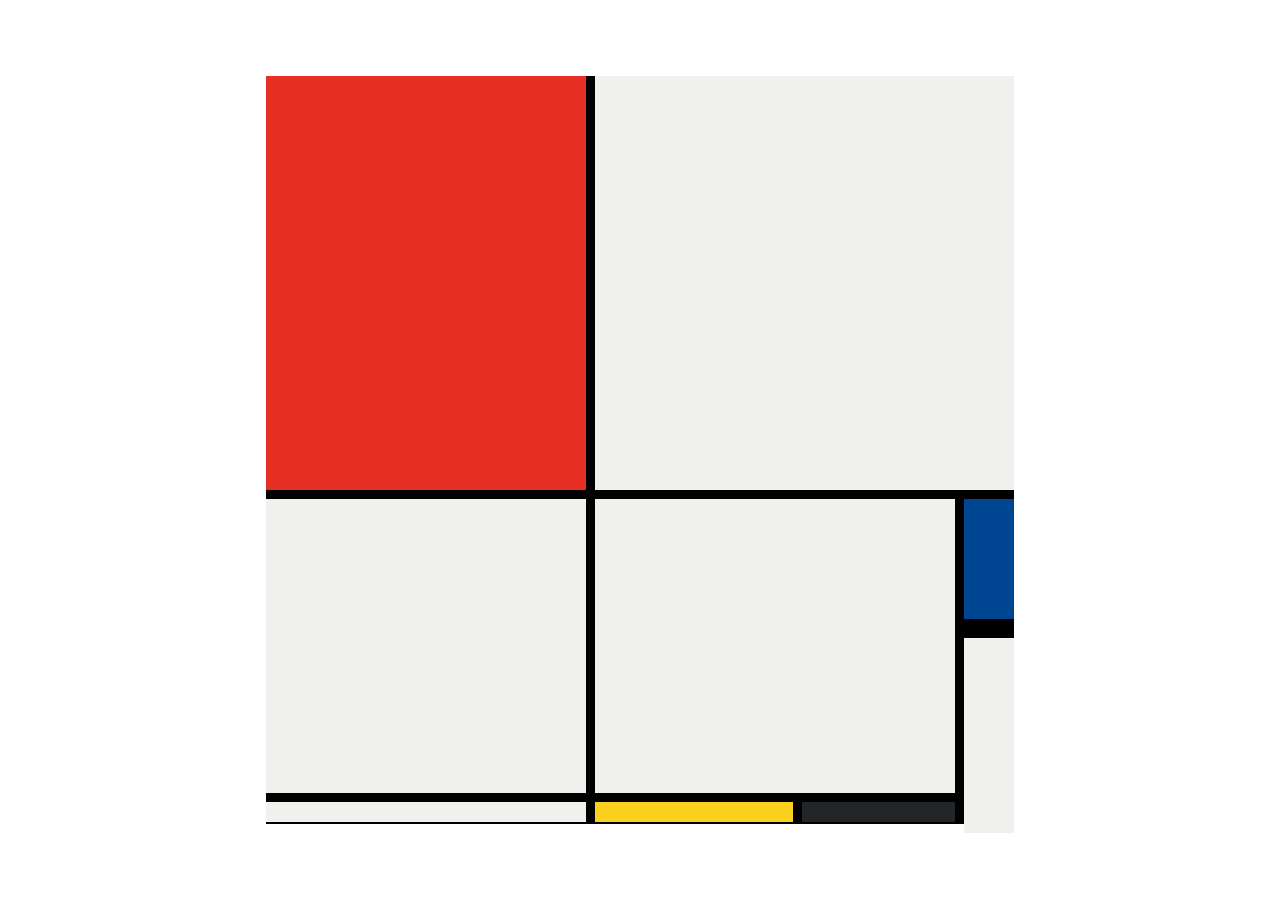
<file: 10.3 Mondrian Project/index.html>
<!DOCTYPE html>
<html lang="en">

<head>
  <meta charset="UTF-8">
  <meta name="viewport" content="width=device-width, initial-scale=1.0">
  <title>Mondrian Project</title>
  <style>
    /* 
    Write your CSS here 
    Gap Colour: #000
    White: #F0F1EC
    Red: #E72F24
    Black: #232629
    Blue: #004592
    Yellow: #F9D01E

    For dimensions, see dimensions.png image.
    HINT: Remember you can't change the properties of grid lines.
    But grid lines are transparent!
    */ 
    body {
      display: flex;
      justify-content: center;
      align-items: center;
      height: 100vh;
      margin: 0;
      padding: 0;
    }
  .container{ display: grid;
    height: 748px;
    width: 748px;
    background-color: #000 ;
    grid-template-columns:320px 198px 153px 50px;
    grid-template-rows: 414px 130px 155px 22px;
    gap: 9px;
  }
  
  .Red{
    background-color:#E72F24;
  }
  .item {
    background-color:  #F0F1EC;
  }
 .white{
  grid-column: span 3;
 }
 .white3{ grid-row: span 2;
 }
 .white4{
  grid-row: span 2;
  grid-column: span 2;
 }
 .blue{
  background-color: #004592;
  margin-bottom: 10px;
 }
 .white5{
  grid-row: span 3;
 }
.white6{
  height: 20px;
}
.yellow{ background-color: #F9D01E;
  height: 20px;

}
.black{
 background-color:#232629 ; 
 height: 20px;
}
  </style>
</head>

<body>
  <!-- Write your HTML here -->
  <div class="container">
    <div class="Red"></div>
    <div class="item white"></div>
    <div class="item white3"></div>
    <div class="item  white4"></div>

    <div class="blue"></div>
    <div class="item white5"></div>
    
    
    <div class="item white6"></div>
    <div class="yellow"></div>
    <div class="black"></div>
  </div>

</body>

</html>
</file>
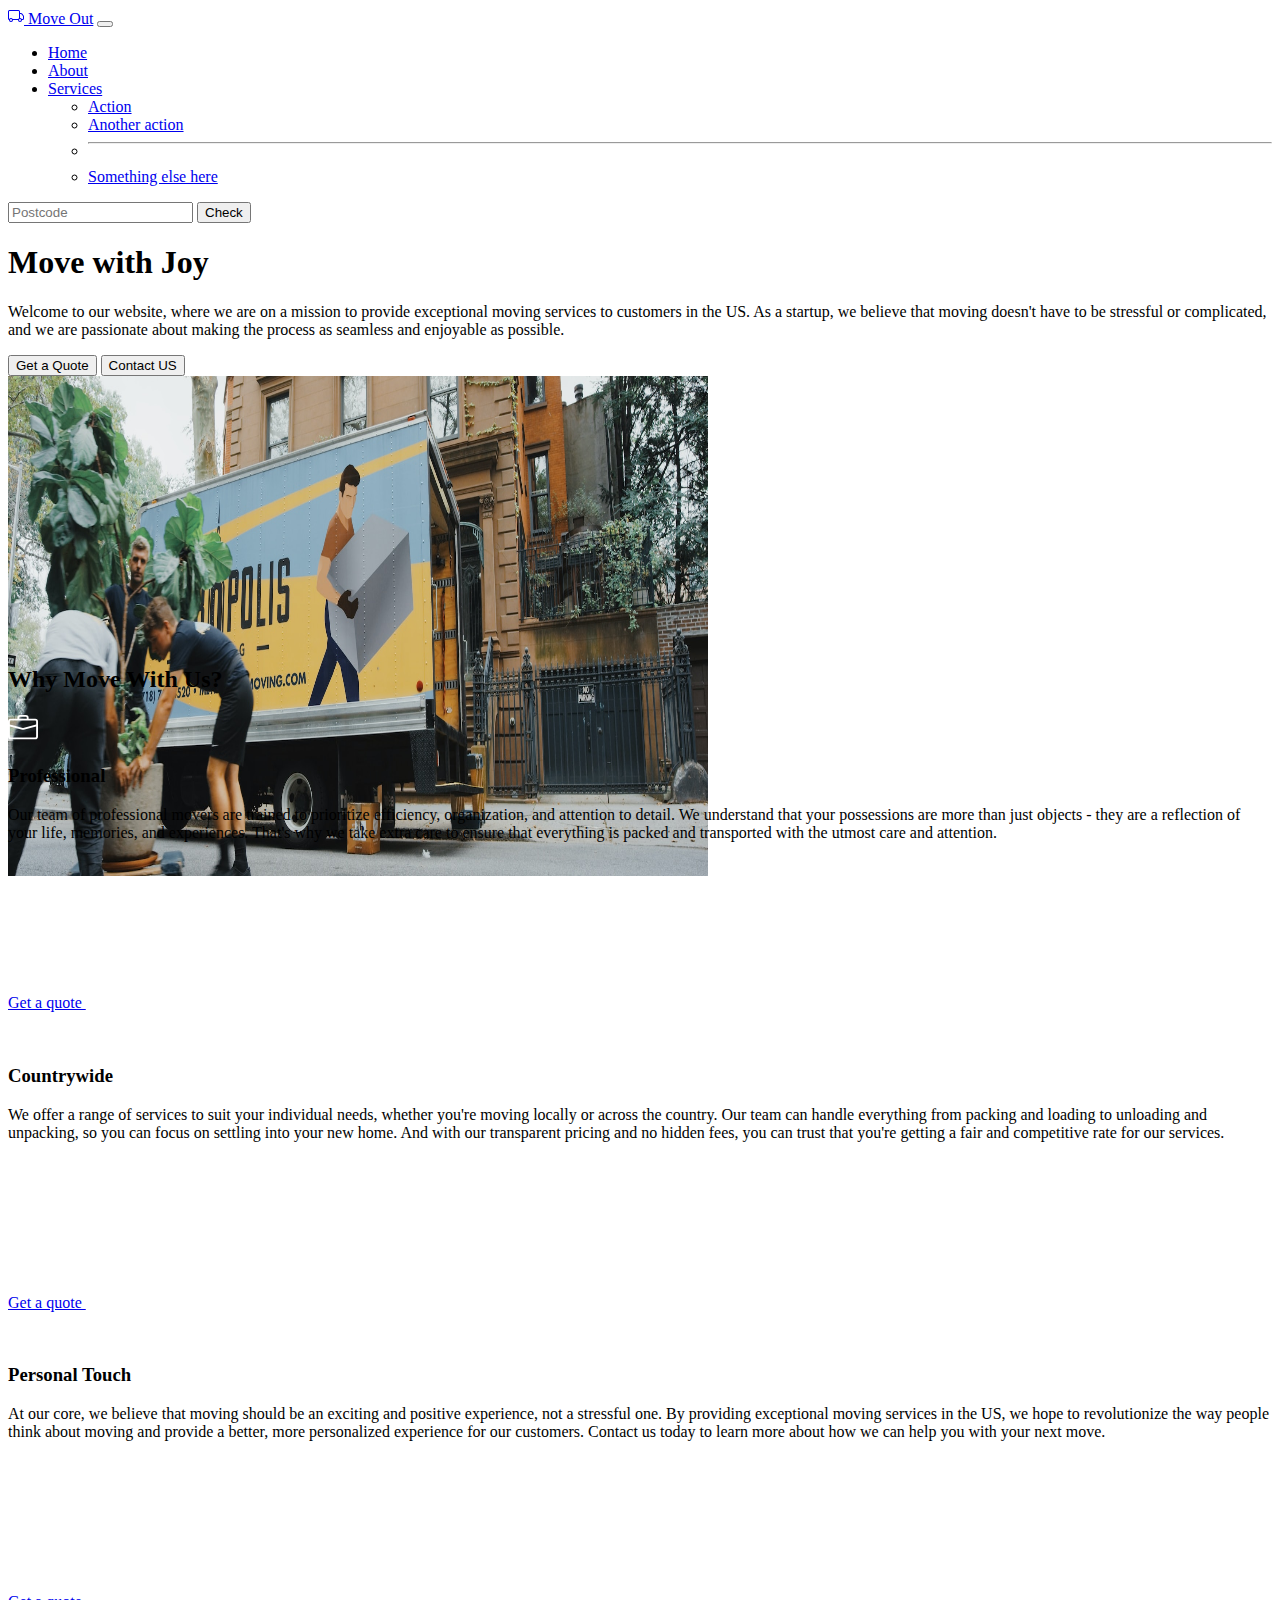
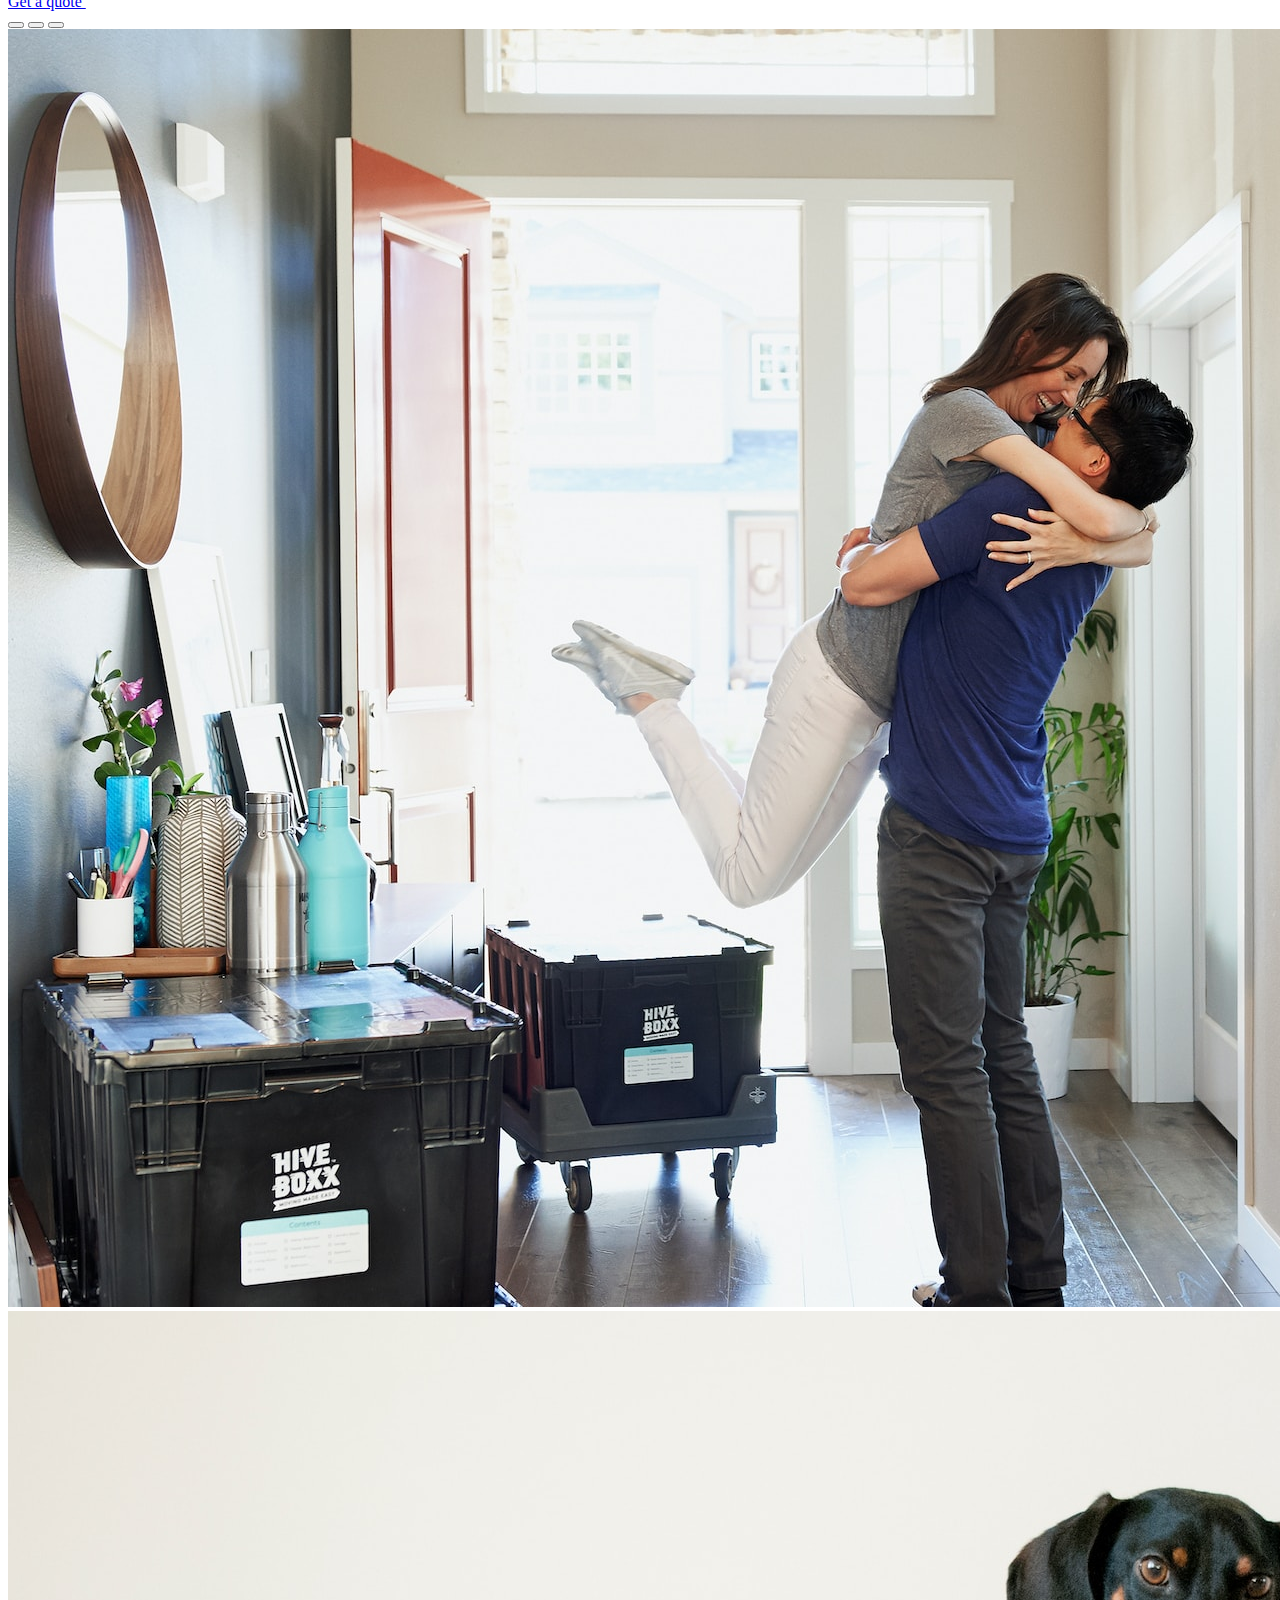
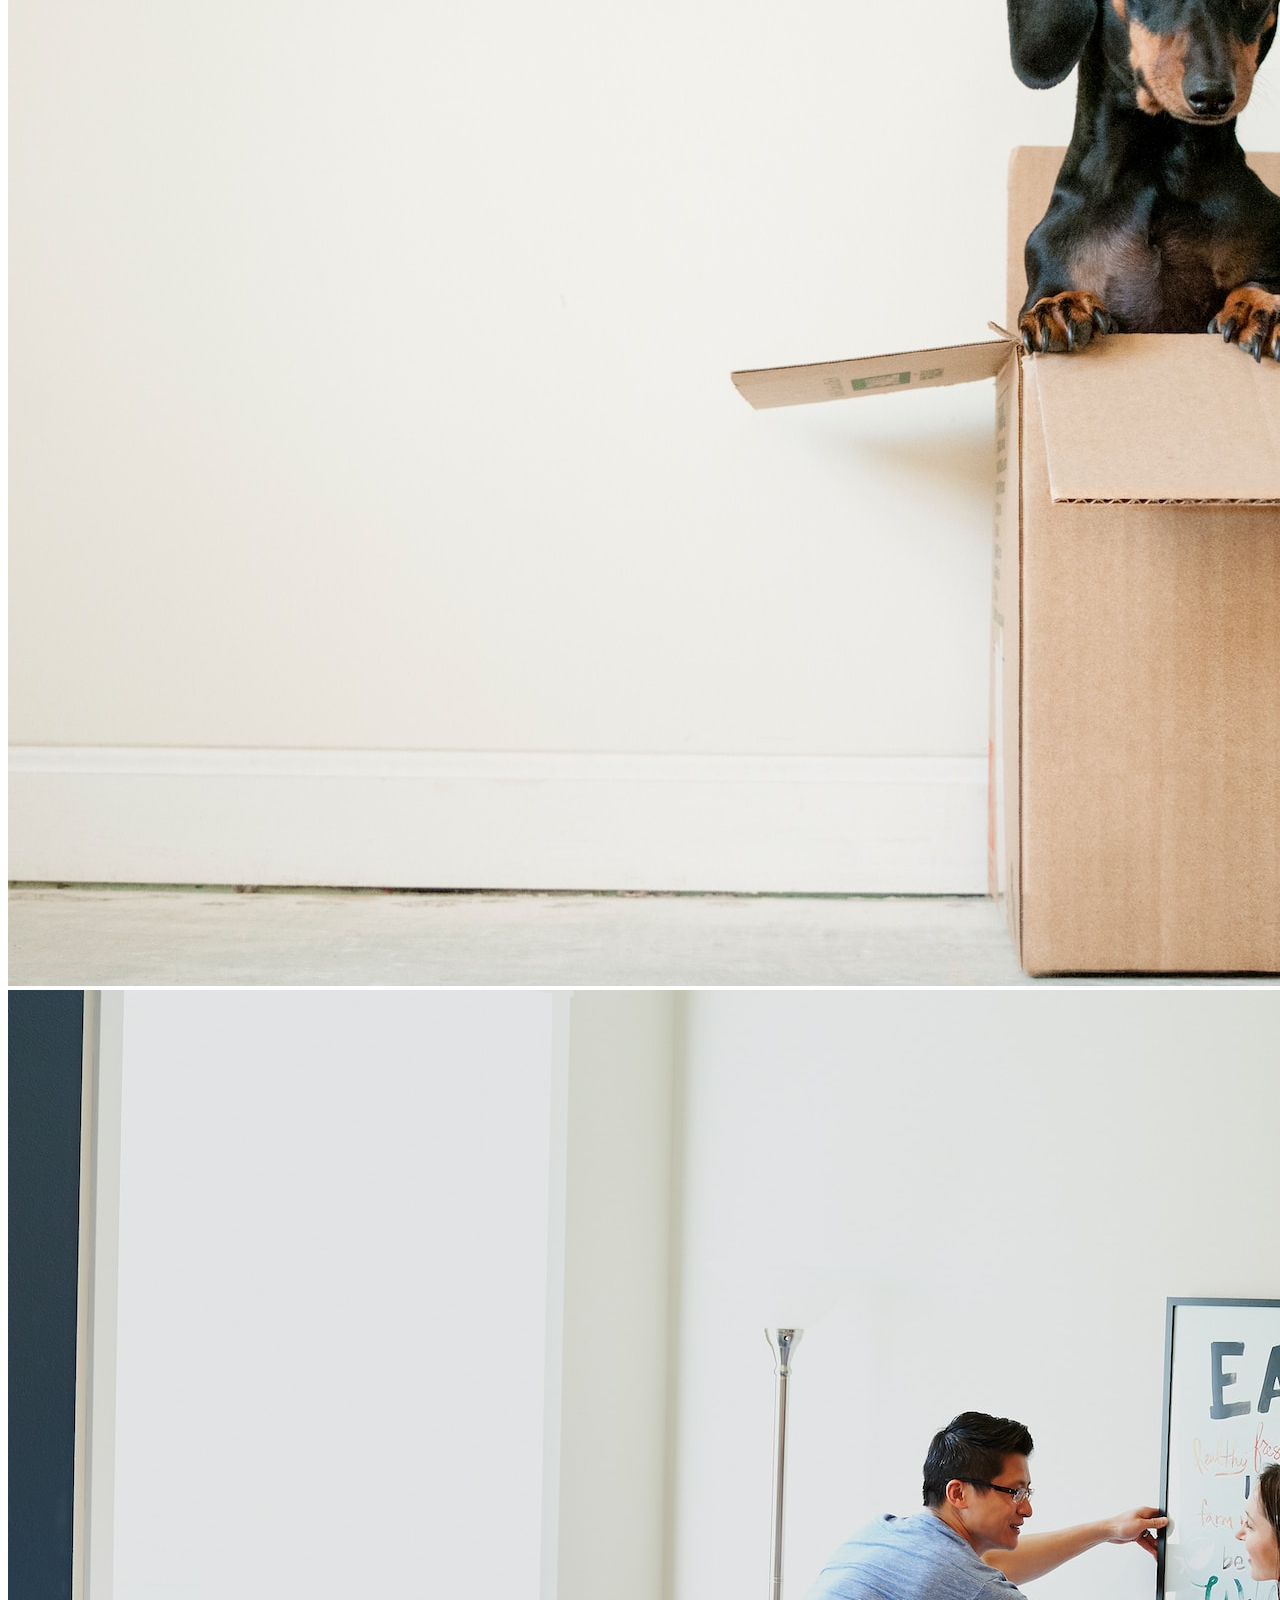
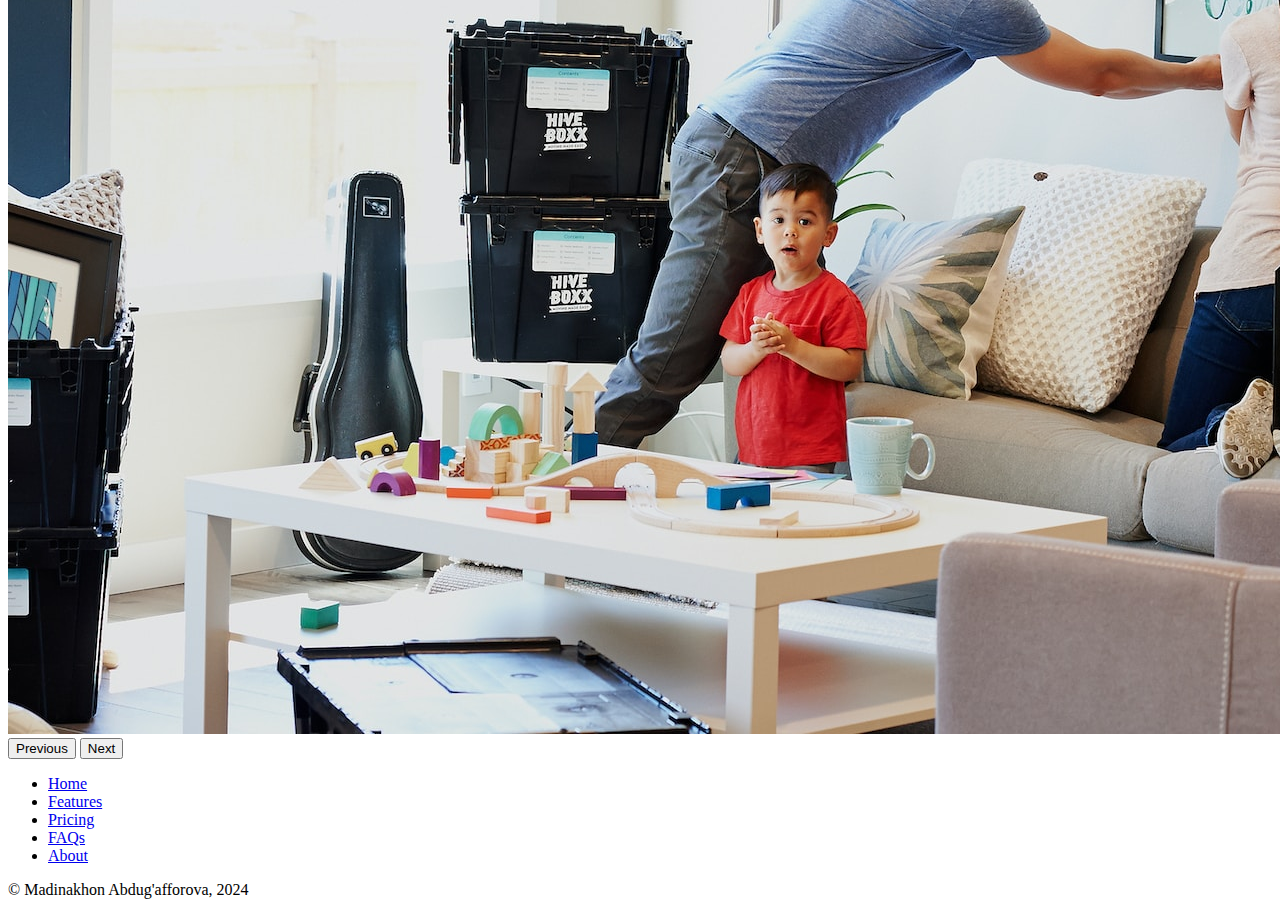
<file: 11.2 Bootstrap Components/index.html>
<!DOCTYPE html>
<html lang="en" data-bs-theme="light">

<head>
  <meta charset="UTF-8">
  <meta name="viewport" content="width=device-width, initial-scale=1.0">
  <title>Madilamet</title>
  <link href="https://cdn.jsdelivr.net/npm/bootstrap@5.3.0-alpha2/dist/css/bootstrap.min.css" rel="stylesheet"
    integrity="sha384-aFq/bzH65dt+w6FI2ooMVUpc+21e0SRygnTpmBvdBgSdnuTN7QbdgL+OapgHtvPp" crossorigin="anonymous">
  <style>

  </style>
</head>

<body>
  <nav class="navbar navbar-expand-lg bg-body-tertiary">
    <div class="container-fluid">
      <a class="navbar-brand" href="#"><svg xmlns="http://www.w3.org/2000/svg" width="16" height="16" fill="currentColor" class="bi bi-truck" viewBox="0 0 16 16">
        <path d="M0 3.5A1.5 1.5 0 0 1 1.5 2h9A1.5 1.5 0 0 1 12 3.5V5h1.02a1.5 1.5 0 0 1 1.17.563l1.481 1.85a1.5 1.5 0 0 1 .329.938V10.5a1.5 1.5 0 0 1-1.5 1.5H14a2 2 0 1 1-4 0H5a2 2 0 1 1-3.998-.085A1.5 1.5 0 0 1 0 10.5zm1.294 7.456A2 2 0 0 1 4.732 11h5.536a2 2 0 0 1 .732-.732V3.5a.5.5 0 0 0-.5-.5h-9a.5.5 0 0 0-.5.5v7a.5.5 0 0 0 .294.456M12 10a2 2 0 0 1 1.732 1h.768a.5.5 0 0 0 .5-.5V8.35a.5.5 0 0 0-.11-.312l-1.48-1.85A.5.5 0 0 0 13.02 6H12zm-9 1a1 1 0 1 0 0 2 1 1 0 0 0 0-2m9 0a1 1 0 1 0 0 2 1 1 0 0 0 0-2"/>
      </svg>  Move Out</a>
      <button class="navbar-toggler" type="button" data-bs-toggle="collapse" data-bs-target="#navbarScroll" aria-controls="navbarScroll" aria-expanded="false" aria-label="Toggle navigation">
        <span class="navbar-toggler-icon"></span>
      </button>
      <div class="collapse navbar-collapse" id="navbarScroll">
        <ul class="navbar-nav me-auto my-2 my-lg-0 navbar-nav-scroll" style="--bs-scroll-height: 100px;">
          <li class="nav-item">
            <a class="nav-link active" aria-current="page" href="#">Home</a>
          </li>
          <li class="nav-item">
            <a class="nav-link" href="#">About</a>
          </li>
          <li class="nav-item dropdown">
            <a class="nav-link dropdown-toggle" href="#" role="button" data-bs-toggle="dropdown" aria-expanded="false">
              Services
            </a>
            <ul class="dropdown-menu">
              <li><a class="dropdown-item" href="#">Action</a></li>
              <li><a class="dropdown-item" href="#">Another action</a></li>
              <li><hr class="dropdown-divider"></li>
              <li><a class="dropdown-item" href="#">Something else here</a></li>
            </ul>
          </li>
         
        </ul>
        <form class="d-flex" role="search">
          <input class="form-control me-2" type="search" placeholder="Postcode" aria-label="Search">
          <button class="btn btn-outline-success" type="submit">Check</button>
        </form>
      </div>
    </div>
  </nav>

  <div class="px-4 pt-5 my-5 text-center border-bottom">
    <h1 class="display-4 fw-bold text-body-emphasis">Move with Joy</h1>
    <div class="col-lg-6 mx-auto">
      <p class="lead mb-4">Welcome to our website, where we are on a mission to provide exceptional moving services to customers in the US. As a startup, we believe that moving doesn't have to be stressful or complicated, and we are passionate about making the process as seamless and enjoyable as possible.</p>
      <div class="d-grid gap-2 d-sm-flex justify-content-sm-center mb-5">
        <button type="button" class="btn btn-primary btn-lg px-4 me-sm-3">Get a Quote</button>
        <button type="button" class="btn btn-outline-secondary btn-lg px-4">Contact US</button>
      </div>
    </div>
    <div class="overflow-hidden" style="max-height: 30vh;">
      <div class="container px-5">
        <img src="./moving-van.jpg" class="img-fluid border rounded-3 shadow-lg mb-4" alt="moving van" width="700" height="500" loading="lazy">
      </div>
    </div>
  </div>

  <div class="container px-4 py-5" id="featured-3">
    <h2 class="pb-2 border-bottom">Why Move With Us?</h2>
    <div class="row g-4 py-5 row-cols-1 row-cols-lg-3">
      <div class="feature col">
        <div class="feature-icon d-inline-flex align-items-center justify-content-center text-bg-primary bg-gradient fs-2 mb-3">
          <img src="./briefcase.svg" alt="briefcase" height="30px"/>
        </div>
        <h3 class="fs-2 text-body-emphasis">Professional</h3>
        <p>Our team of professional movers are trained to prioritize efficiency, organization, and attention to detail. We understand that your possessions are more than just objects - they are a reflection of your life, memories, and experiences. That's why we take extra care to ensure that everything is packed and transported with the utmost care and attention.</p>
        <a href="#" class="icon-link">
          Get a quote
          <svg class="bi"><use xlink:href="#chevron-right"></use></svg>
        </a>
      </div>
      <div class="feature col">
        <div class="feature-icon d-inline-flex align-items-center justify-content-center text-bg-primary bg-gradient fs-2 mb-3">
          <img src="./bus-front.svg" height="30px"/>
        </div>
        <h3 class="fs-2 text-body-emphasis">Countrywide</h3>
        <p>We offer a range of services to suit your individual needs, whether you're moving locally or across the country. Our team can handle everything from packing and loading to unloading and unpacking, so you can focus on settling into your new home. And with our transparent pricing and no hidden fees, you can trust that you're getting a fair and competitive rate for our services.
        </p>
        <a href="#" class="icon-link">
          Get a quote
          <svg class="bi"><use xlink:href="#chevron-right"></use></svg>
        </a>
      </div>
      <div class="feature col">
        <div class="feature-icon d-inline-flex align-items-center justify-content-center text-bg-primary bg-gradient fs-2 mb-3">
          <img src="./chat-square-heart.svg" height="30px"/>
        </div>
        <h3 class="fs-2 text-body-emphasis">Personal Touch</h3>
        <p>At our core, we believe that moving should be an exciting and positive experience, not a stressful one. By providing exceptional moving services in the US, we hope to revolutionize the way people think about moving and provide a better, more personalized experience for our customers. Contact us today to learn more about how we can help you with your next move.
        </p>
        <a href="#" class="icon-link">
          Get a quote
          <svg class="bi"><use xlink:href="#chevron-right"></use></svg>
        </a>
      </div>
    </div>
  </div>


  <div class="container"> 
  <div id="carouselExampleIndicators" class="carousel slide">
    <div class="carousel-indicators">
      <button type="button" data-bs-target="#carouselExampleIndicators" data-bs-slide-to="0" class="active" aria-current="true" aria-label="Slide 1"></button>
      <button type="button" data-bs-target="#carouselExampleIndicators" data-bs-slide-to="1" aria-label="Slide 2"></button>
      <button type="button" data-bs-target="#carouselExampleIndicators" data-bs-slide-to="2" aria-label="Slide 3"></button>
    </div>
    <div class="carousel-inner">
      <div class="carousel-item active">
        <img src="./couple.jpg" class="d-block w-100" alt="couple">
      </div>
      <div class="carousel-item">
        <img src="./dog.jpg" class="d-block w-100" alt="dog">
      </div>
      <div class="carousel-item">
        <img src="./family.jpg" class="d-block w-100" alt="family">
      </div>
    </div>
    <button class="carousel-control-prev" type="button" data-bs-target="#carouselExampleIndicators" data-bs-slide="prev">
      <span class="carousel-control-prev-icon" aria-hidden="true"></span>
      <span class="visually-hidden">Previous</span>
    </button>
    <button class="carousel-control-next" type="button" data-bs-target="#carouselExampleIndicators" data-bs-slide="next">
      <span class="carousel-control-next-icon" aria-hidden="true"></span>
      <span class="visually-hidden">Next</span>
    </button>
  </div>
</div>

<div class="container">
  <footer class="py-3 my-4">
    <ul class="nav justify-content-center border-bottom pb-3 mb-3">
      <li class="nav-item"><a href="#" class="nav-link px-2 text-body-secondary">Home</a></li>
      <li class="nav-item"><a href="#" class="nav-link px-2 text-body-secondary">Features</a></li>
      <li class="nav-item"><a href="#" class="nav-link px-2 text-body-secondary">Pricing</a></li>
      <li class="nav-item"><a href="#" class="nav-link px-2 text-body-secondary">FAQs</a></li>
      <li class="nav-item"><a href="#" class="nav-link px-2 text-body-secondary">About</a></li>
    </ul>
    <p class="text-center text-body-secondary">© Madinakhon Abdug'afforova, 2024</p>
  </footer>
</div>
  <script src="https://cdn.jsdelivr.net/npm/bootstrap@5.3.2/dist/js/bootstrap.bundle.min.js" integrity="sha384-C6RzsynM9kWDrMNeT87bh95OGNyZPhcTNXj1NW7RuBCsyN/o0jlpcV8Qyq46cDfL" crossorigin="anonymous"></script>
</body>

</html>
</file>
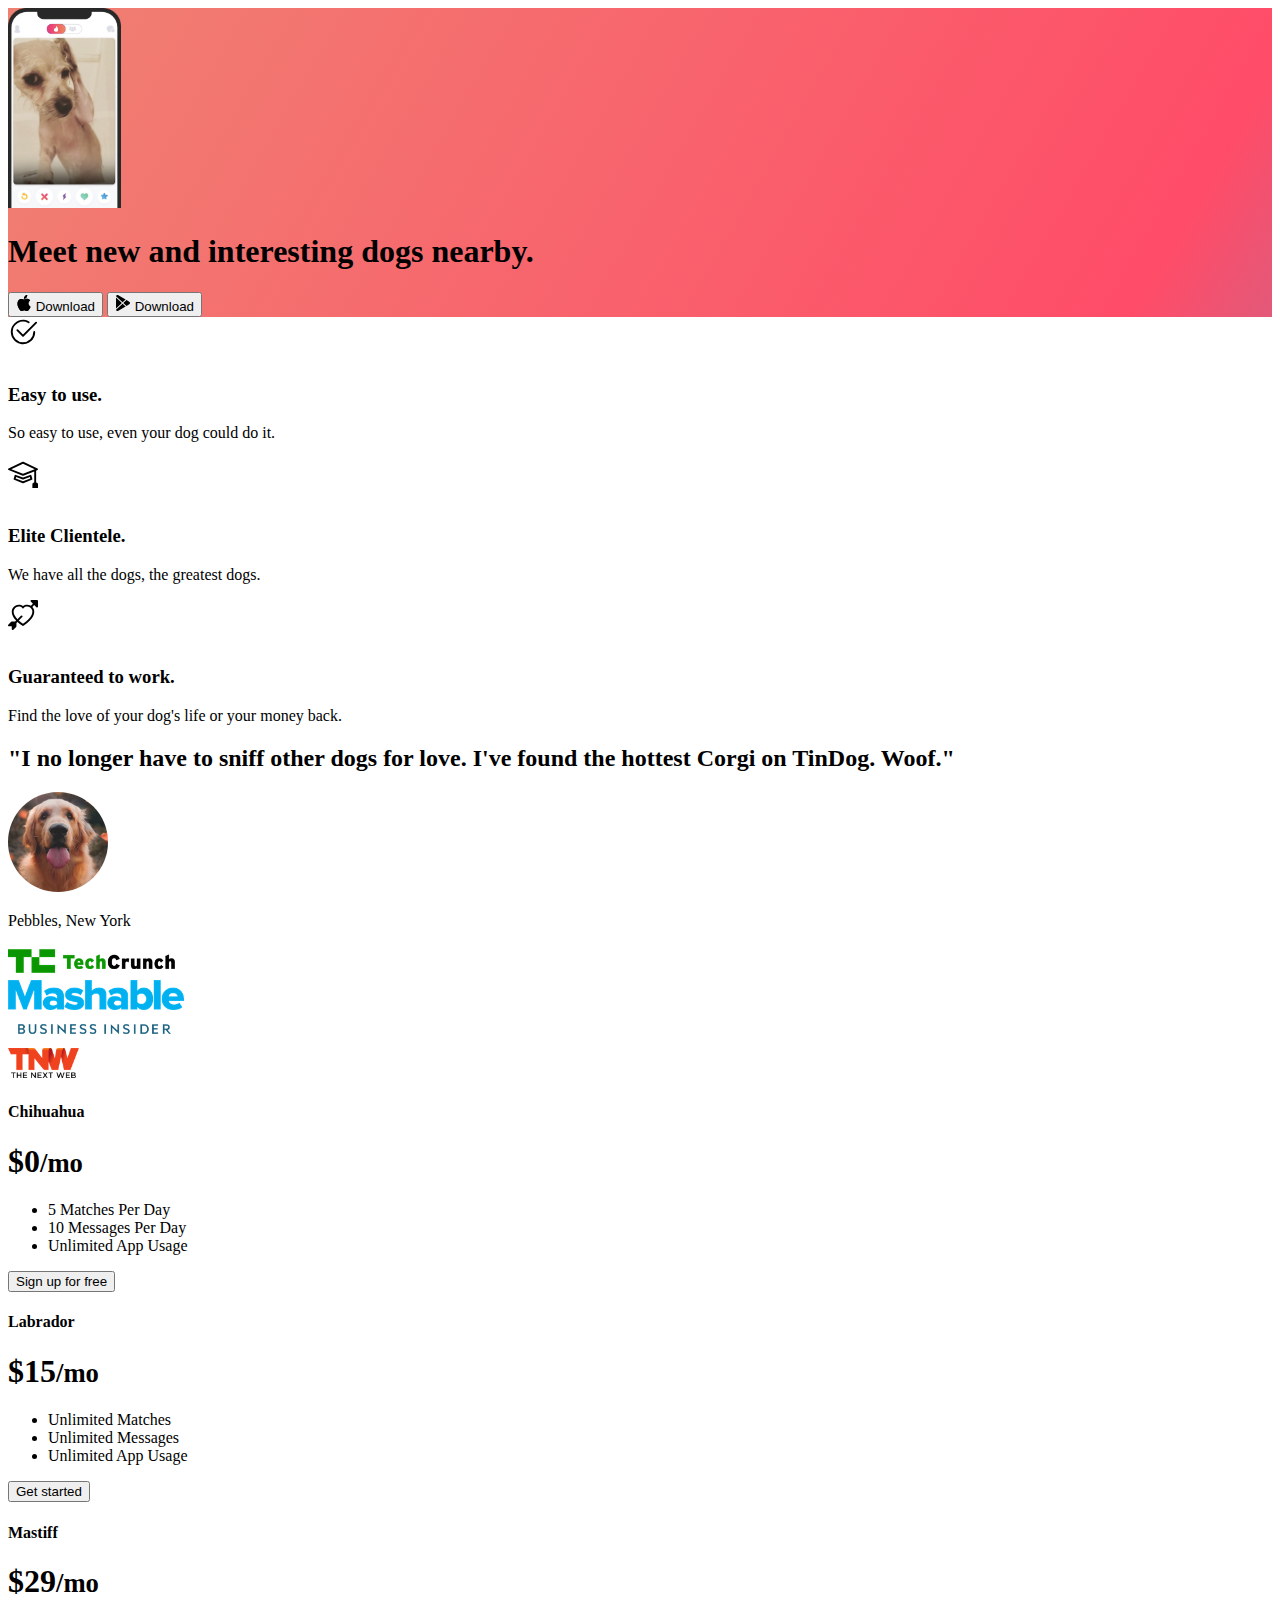
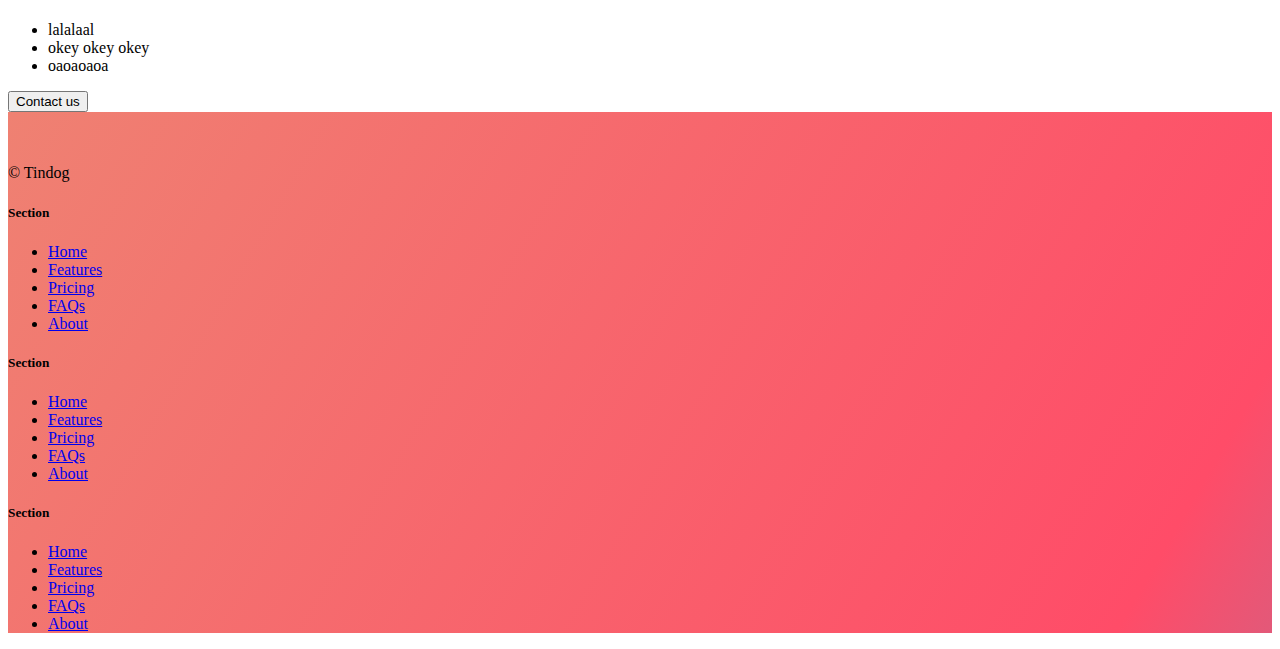
<file: 11.3 TinDog Project/index.html>
<!DOCTYPE html>
<html lang="en">

<head>
  <meta charset="UTF-8">
  <meta name="viewport" content="width=device-width, initial-scale=1.0">
  <title>TinDog</title>
  <head>
    <link href="https://cdn.jsdelivr.net/npm/bootstrap@5.3.0-alpha3/dist/css/bootstrap.min.css" rel="stylesheet"
      integrity="sha384-KK94CHFLLe+nY2dmCWGMq91rCGa5gtU4mk92HdvYe+M/SXH301p5ILy+dN9+nJOZ" crossorigin="anonymous">
    <link rel="stylesheet" href="./css/solution.css">
    
  </head>
</head>

<body>
 
  
  <section id="title" class="gradient-background">
    <div class="container col-xxl-8 px-4 pt-5">
      <div class="row flex-lg-row-reverse align-items-center g-5 pt-5">
        <div class="col-10 col-sm-8 col-lg-6">
          <img src="./images/iphone.png" class="d-block mx-lg-auto img-fluid" alt="Bootstrap Themes" height="200" loading="lazy">
        </div>
        <div class="col-lg-6">
          <h1 class="display-5 fw-bold text-body-emphasis lh-1 mb-3">Meet new and interesting dogs nearby.</h1>

          <div class="d-grid gap-2 d-md-flex justify-content-md-start">
            <button type="button" class="btn btn-light btn-lg px-4 me-md-2"><svg xmlns="http://www.w3.org/2000/svg" width="16" height="16" fill="currentColor" class="bi bi-apple mb-1" viewBox="0 0 16 16">
                <path d="M11.182.008C11.148-.03 9.923.023 8.857 1.18c-1.066 1.156-.902 2.482-.878 2.516.024.034 1.52.087 2.475-1.258.955-1.345.762-2.391.728-2.43Zm3.314 11.733c-.048-.096-2.325-1.234-2.113-3.422.212-2.189 1.675-2.789 1.698-2.854.023-.065-.597-.79-1.254-1.157a3.692 3.692 0 0 0-1.563-.434c-.108-.003-.483-.095-1.254.116-.508.139-1.653.589-1.968.607-.316.018-1.256-.522-2.267-.665-.647-.125-1.333.131-1.824.328-.49.196-1.422.754-2.074 2.237-.652 1.482-.311 3.83-.067 4.56.244.729.625 1.924 1.273 2.796.576.984 1.34 1.667 1.659 1.899.319.232 1.219.386 1.843.067.502-.308 1.408-.485 1.766-.472.357.013 1.061.154 1.782.539.571.197 1.111.115 1.652-.105.541-.221 1.324-1.059 2.238-2.758.347-.79.505-1.217.473-1.282Z"></path>
                <path d="M11.182.008C11.148-.03 9.923.023 8.857 1.18c-1.066 1.156-.902 2.482-.878 2.516.024.034 1.52.087 2.475-1.258.955-1.345.762-2.391.728-2.43Zm3.314 11.733c-.048-.096-2.325-1.234-2.113-3.422.212-2.189 1.675-2.789 1.698-2.854.023-.065-.597-.79-1.254-1.157a3.692 3.692 0 0 0-1.563-.434c-.108-.003-.483-.095-1.254.116-.508.139-1.653.589-1.968.607-.316.018-1.256-.522-2.267-.665-.647-.125-1.333.131-1.824.328-.49.196-1.422.754-2.074 2.237-.652 1.482-.311 3.83-.067 4.56.244.729.625 1.924 1.273 2.796.576.984 1.34 1.667 1.659 1.899.319.232 1.219.386 1.843.067.502-.308 1.408-.485 1.766-.472.357.013 1.061.154 1.782.539.571.197 1.111.115 1.652-.105.541-.221 1.324-1.059 2.238-2.758.347-.79.505-1.217.473-1.282Z"></path>
              </svg> Download</button>
            <button type="button" class="btn btn-outline-light btn-lg px-4"><svg xmlns="http://www.w3.org/2000/svg" width="16" height="16" fill="currentColor" class="bi bi-google-play mb-1" viewBox="0 0 16 16">
                <path d="M14.222 9.374c1.037-.61 1.037-2.137 0-2.748L11.528 5.04 8.32 8l3.207 2.96 2.694-1.586Zm-3.595 2.116L7.583 8.68 1.03 14.73c.201 1.029 1.36 1.61 2.303 1.055l7.294-4.295ZM1 13.396V2.603L6.846 8 1 13.396ZM1.03 1.27l6.553 6.05 3.044-2.81L3.333.215C2.39-.341 1.231.24 1.03 1.27Z"></path>
              </svg> Download</button>
          </div>
        </div>
      </div>
    </div>

  </section>

  <!-- Features -->
  <section id="features">
   <section id="features">
    <div class="container mt-5">
      <div class="row g-4 py-5 row-cols-1 row-cols-lg-3">
        <div class="col d-flex align-items-start">
          <div class="icon-square text-body-emphasis bg-body-secondary d-inline-flex align-items-center justify-content-center fs-4 flex-shrink-0 me-3">
            <svg xmlns="http://www.w3.org/2000/svg" height="30" fill="currentColor" class="bi bi-check2-circle" viewBox="0 0 16 16">
              <path d="M2.5 8a5.5 5.5 0 0 1 8.25-4.764.5.5 0 0 0 .5-.866A6.5 6.5 0 1 0 14.5 8a.5.5 0 0 0-1 0 5.5 5.5 0 1 1-11 0z"></path>
              <path d="M15.354 3.354a.5.5 0 0 0-.708-.708L8 9.293 5.354 6.646a.5.5 0 1 0-.708.708l3 3a.5.5 0 0 0 .708 0l7-7z"></path>
            </svg>
          </div>
          <div>
            <h3 class="fs-2">Easy to use.</h3>
            <p>So easy to use, even your dog could do it.</p>

          </div>
        </div>
        <div class="col d-flex align-items-start">
          <div class="icon-square text-body-emphasis bg-body-secondary d-inline-flex align-items-center justify-content-center fs-4 flex-shrink-0 me-3">
            <svg xmlns="http://www.w3.org/2000/svg" height="30" fill="currentColor" class="bi bi-mortarboard" viewBox="0 0 16 16">
              <path d="M8.211 2.047a.5.5 0 0 0-.422 0l-7.5 3.5a.5.5 0 0 0 .025.917l7.5 3a.5.5 0 0 0 .372 0L14 7.14V13a1 1 0 0 0-1 1v2h3v-2a1 1 0 0 0-1-1V6.739l.686-.275a.5.5 0 0 0 .025-.917l-7.5-3.5ZM8 8.46 1.758 5.965 8 3.052l6.242 2.913L8 8.46Z"></path>
              <path d="M4.176 9.032a.5.5 0 0 0-.656.327l-.5 1.7a.5.5 0 0 0 .294.605l4.5 1.8a.5.5 0 0 0 .372 0l4.5-1.8a.5.5 0 0 0 .294-.605l-.5-1.7a.5.5 0 0 0-.656-.327L8 10.466 4.176 9.032Zm-.068 1.873.22-.748 3.496 1.311a.5.5 0 0 0 .352 0l3.496-1.311.22.748L8 12.46l-3.892-1.556Z"></path>
            </svg>
          </div>
          <div>
            <h3 class="fs-2">Elite Clientele.</h3>
            <p>We have all the dogs, the greatest dogs.</p>

          </div>
        </div>
        <div class="col d-flex align-items-start">
          <div class="icon-square text-body-emphasis bg-body-secondary d-inline-flex align-items-center justify-content-center fs-4 flex-shrink-0 me-3">
            <svg xmlns="http://www.w3.org/2000/svg" height="30" fill="currentColor" class="bi bi-arrow-through-heart" viewBox="0 0 16 16">
              <path fill-rule="evenodd" d="M2.854 15.854A.5.5 0 0 1 2 15.5V14H.5a.5.5 0 0 1-.354-.854l1.5-1.5A.5.5 0 0 1 2 11.5h1.793l.53-.53c-.771-.802-1.328-1.58-1.704-2.32-.798-1.575-.775-2.996-.213-4.092C3.426 2.565 6.18 1.809 8 3.233c1.25-.98 2.944-.928 4.212-.152L13.292 2 12.147.854A.5.5 0 0 1 12.5 0h3a.5.5 0 0 1 .5.5v3a.5.5 0 0 1-.854.354L14 2.707l-1.006 1.006c.236.248.44.531.6.845.562 1.096.585 2.517-.213 4.092-.793 1.563-2.395 3.288-5.105 5.08L8 13.912l-.276-.182a21.86 21.86 0 0 1-2.685-2.062l-.539.54V14a.5.5 0 0 1-.146.354l-1.5 1.5Zm2.893-4.894A20.419 20.419 0 0 0 8 12.71c2.456-1.666 3.827-3.207 4.489-4.512.679-1.34.607-2.42.215-3.185-.817-1.595-3.087-2.054-4.346-.761L8 4.62l-.358-.368c-1.259-1.293-3.53-.834-4.346.761-.392.766-.464 1.845.215 3.185.323.636.815 1.33 1.519 2.065l1.866-1.867a.5.5 0 1 1 .708.708L5.747 10.96Z"></path>
            </svg>
          </div>
          <div>
            <h3 class="fs-2">Guaranteed to work.</h3>
            <p>Find the love of your dog's life or your money back.</p>

          </div>
        </div>
      </div>
    </div>
  </section>

  </section>
  <!-- Testimonial -->

  <section id="testimonial">
    <div class="my-5">
      <div class="p-5 text-center bg-body-tertiary">
        <div class="container py-5">
          <h2 class="text-body-emphasis">"I no longer have to sniff other dogs for love. I've found the hottest Corgi on
            TinDog. Woof."</h2>
          <img class="profile-img mt-5" src="./images/dog-img.jpg" alt="dog image">
          <p class="col-lg-8 mx-auto lead mt-2">
            Pebbles, New York
          </p>
        </div>

        <div class="container">
          <div class="row">
            <div class="col-lg-3 col-sm-12">
              <img src="./images/techcrunch.png" alt="techcrunch" height="30">
            </div>
            <div class="col-lg-3 col-sm-12">
              <img src="./images/mashable.png" alt="mashable" height="30">
            </div>
            <div class="col-lg-3 col-sm-12">
              <img src="./images/bizinsider.png" alt="bizinsider" height="30">
            </div>
            <div class="col-lg-3 col-sm-12">
              <img src="./images/tnw.png" alt="tnw" height="30">
            </div>
          </div>
        </div>
      </div>
    </div>
  </section>

  </section>
  <!-- Pricing -->
  <div class="row row-cols-1 row-cols-md-3 mb-3 text-center">
    <div class="col">
      <div class="card mb-4 rounded-3 shadow-sm">
        <div class="card-header py-3">
          <h4 class="my-0 fw-normal">Chihuahua</h4>
        </div>
        <div class="card-body">
          <h1 class="card-title pricing-card-title">$0<small class="text-body-secondary fw-light">/mo</small></h1>
          <ul class="list-unstyled mt-3 mb-4">
            <li>5 Matches Per Day</li>
            <li>10 Messages Per Day</li>
            <li>Unlimited App Usage</li>


          </ul>
          <button type="button" class="w-100 btn btn-lg btn-outline-primary">Sign up for free</button>
        </div>
      </div>
    </div>
    <div class="col">
      <div class="card mb-4 rounded-3 shadow-sm">
        <div class="card-header py-3">
          <h4 class="my-0 fw-normal">Labrador</h4>
        </div>
        <div class="card-body">
          <h1 class="card-title pricing-card-title">$15<small class="text-body-secondary fw-light">/mo</small></h1>
          <ul class="list-unstyled mt-3 mb-4">
            <li>Unlimited Matches</li>
            <li>Unlimited Messages</li>
            <li>Unlimited App Usage</li>
        
          </ul>
          <button type="button" class="w-100 btn btn-lg btn-primary">Get started</button>
        </div>
      </div>
    </div>
    <div class="col">
      <div class="card mb-4 rounded-3 shadow-sm border-primary">
        <div class="card-header py-3 text-bg-primary border-primary">
          <h4 class="my-0 fw-normal">Mastiff</h4>
        </div>
        <div class="card-body">
          <h1 class="card-title pricing-card-title">$29<small class="text-body-secondary fw-light">/mo</small></h1>
          <ul class="list-unstyled mt-3 mb-4">
            <li>lalalaal</li>
            <li>okey okey okey</li>
            <li>oaoaoaoa</li>
            
          </ul>
          <button type="button" class="w-100 btn btn-lg btn-primary">Contact us</button>
        </div>
      </div>
    </div>
  </div>
  <section id="pricing">

  </section>
  <!-- Footer -->
  <section id="footer" class="gradient-background">
    <div class="container">
      <footer class="row row-cols-1 row-cols-sm-2 row-cols-md-5 py-5 mt-5 border-top" class="gradient-background">
        <div class="col mb-3">
          <a href="/" class="d-flex align-items-center mb-3 link-body-emphasis text-decoration-none">
            <svg class="bi me-2" width="40" height="32"><use xlink:href="#bootstrap"></use></svg>
          </a>
          <p class="text-body-secondary">© Tindog</p>
        </div>
    
        <div class="col mb-3">
    
        </div>
    
        <div class="col mb-3">
          <h5>Section</h5>
          <ul class="nav flex-column">
            <li class="nav-item mb-2"><a href="#" class="nav-link p-0 text-body-secondary">Home</a></li>
            <li class="nav-item mb-2"><a href="#" class="nav-link p-0 text-body-secondary">Features</a></li>
            <li class="nav-item mb-2"><a href="#" class="nav-link p-0 text-body-secondary">Pricing</a></li>
            <li class="nav-item mb-2"><a href="#" class="nav-link p-0 text-body-secondary">FAQs</a></li>
            <li class="nav-item mb-2"><a href="#" class="nav-link p-0 text-body-secondary">About</a></li>
          </ul>
        </div>
    
        <div class="col mb-3">
          <h5>Section</h5>
          <ul class="nav flex-column">
            <li class="nav-item mb-2"><a href="#" class="nav-link p-0 text-body-secondary">Home</a></li>
            <li class="nav-item mb-2"><a href="#" class="nav-link p-0 text-body-secondary">Features</a></li>
            <li class="nav-item mb-2"><a href="#" class="nav-link p-0 text-body-secondary">Pricing</a></li>
            <li class="nav-item mb-2"><a href="#" class="nav-link p-0 text-body-secondary">FAQs</a></li>
            <li class="nav-item mb-2"><a href="#" class="nav-link p-0 text-body-secondary">About</a></li>
          </ul>
        </div>
    
        <div class="col mb-3" >
          <h5>Section</h5>
          <ul class="nav flex-column">
            <li class="nav-item mb-2"><a href="#" class="nav-link p-0 text-body-secondary">Home</a></li>
            <li class="nav-item mb-2"><a href="#" class="nav-link p-0 text-body-secondary">Features</a></li>
            <li class="nav-item mb-2"><a href="#" class="nav-link p-0 text-body-secondary">Pricing</a></li>
            <li class="nav-item mb-2"><a href="#" class="nav-link p-0 text-body-secondary">FAQs</a></li>
            <li class="nav-item mb-2"><a href="#" class="nav-link p-0 text-body-secondary">About</a></li>
          </ul>
        </div>
      </footer>
    </div>
  </section>
</body>
</html>
</file>
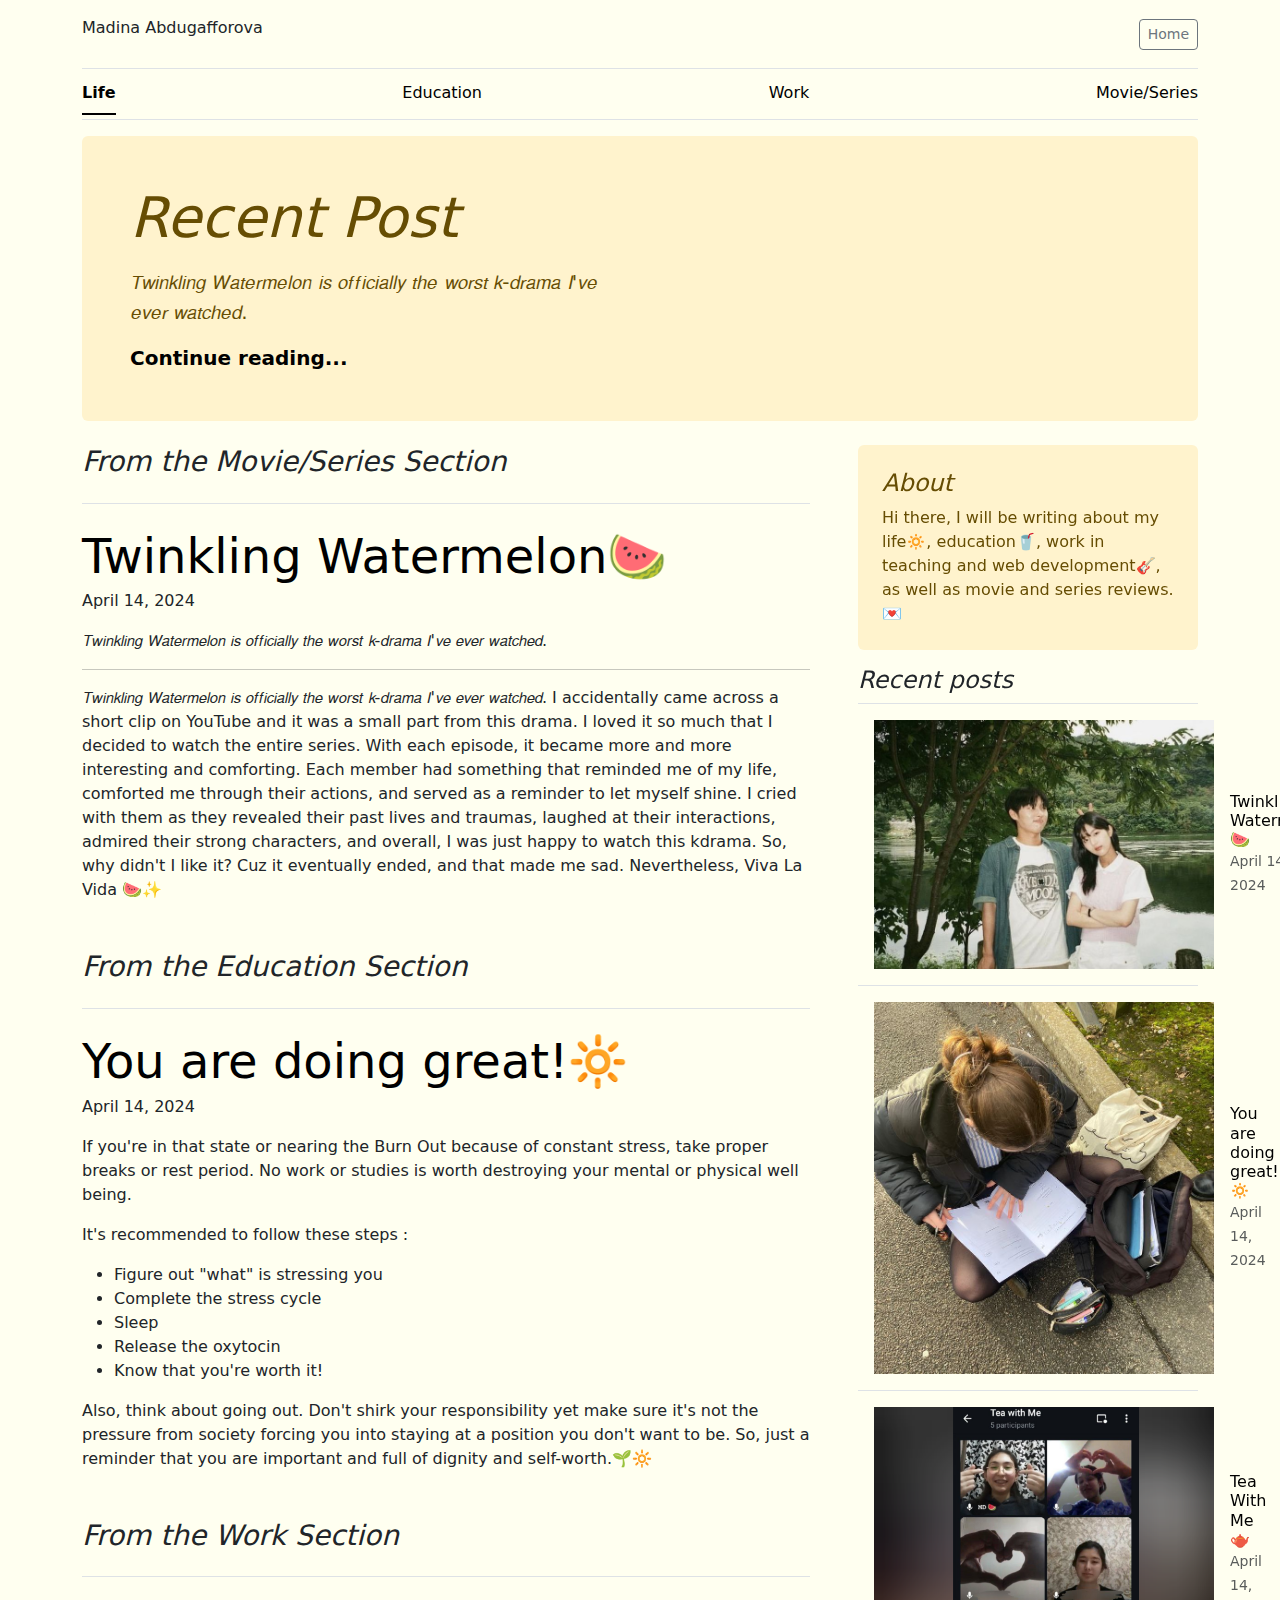
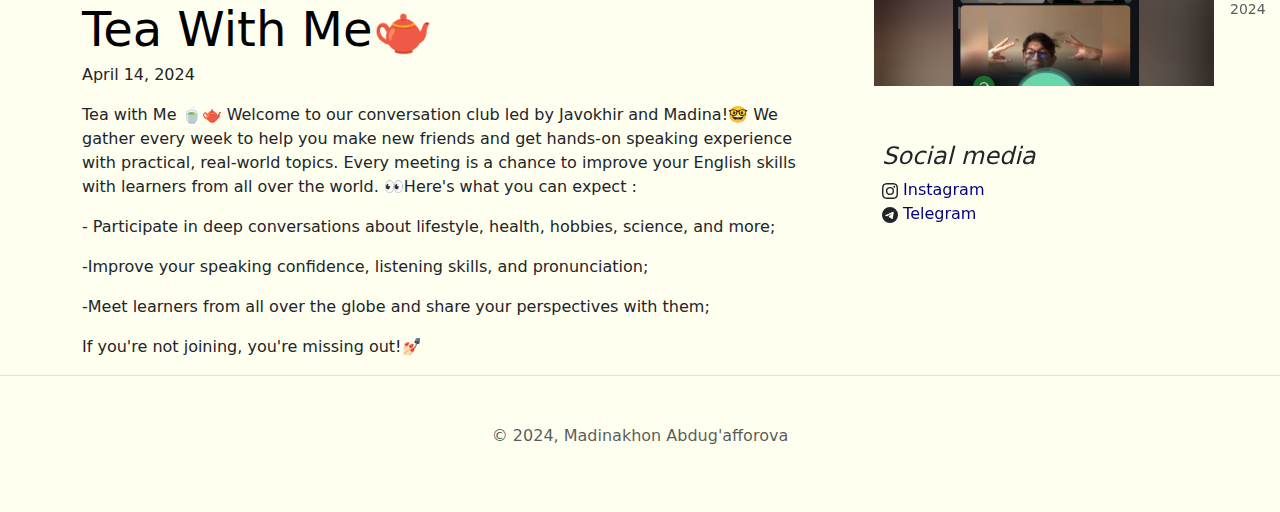
<file: blog.html>
<!doctype html>
<html lang="en" data-bs-theme="auto">
    <head>
      <meta name="viewport" content="width=device-width, initial-scale=1"> 
        <title>Madilamet</title>
        <link href="https://cdn.jsdelivr.net/npm/bootstrap@5.3.3/dist/css/bootstrap.min.css" rel="stylesheet" integrity="sha384-QWTKZyjpPEjISv5WaRU9OFeRpok6YctnYmDr5pNlyT2bRjXh0JMhjY6hW+ALEwIH" crossorigin="anonymous">
        <link href="./blog.css" rel="stylesheet">
      </head>
  <body>

    
<svg xmlns="http://www.w3.org/2000/svg" class="d-none">
  <symbol id="aperture" fill="none" stroke="currentColor" stroke-linecap="round" stroke-linejoin="round" stroke-width="2" viewBox="0 0 24 24">
    <circle cx="12" cy="12" r="10"/>
    <path d="M14.31 8l5.74 9.94M9.69 8h11.48M7.38 12l5.74-9.94M9.69 16L3.95 6.06M14.31 16H2.83m13.79-4l-5.74 9.94"/>
  </symbol>
  <symbol id="cart" viewBox="0 0 16 16">
    <path d="M0 1.5A.5.5 0 0 1 .5 1H2a.5.5 0 0 1 .485.379L2.89 3H14.5a.5.5 0 0 1 .49.598l-1 5a.5.5 0 0 1-.465.401l-9.397.472L4.415 11H13a.5.5 0 0 1 0 1H4a.5.5 0 0 1-.491-.408L2.01 3.607 1.61 2H.5a.5.5 0 0 1-.5-.5zM3.102 4l.84 4.479 9.144-.459L13.89 4H3.102zM5 12a2 2 0 1 0 0 4 2 2 0 0 0 0-4zm7 0a2 2 0 1 0 0 4 2 2 0 0 0 0-4zm-7 1a1 1 0 1 1 0 2 1 1 0 0 1 0-2zm7 0a1 1 0 1 1 0 2 1 1 0 0 1 0-2z"/>
  </symbol>
  <symbol id="chevron-right" viewBox="0 0 16 16">
    <path fill-rule="evenodd" d="M4.646 1.646a.5.5 0 0 1 .708 0l6 6a.5.5 0 0 1 0 .708l-6 6a.5.5 0 0 1-.708-.708L10.293 8 4.646 2.354a.5.5 0 0 1 0-.708z"/>
  </symbol>
</svg>

<div class="container">
  <header class="border-bottom lh-1 py-3">
    <div class="row flex-nowrap justify-content-between align-items-center">
      <div class="col-4 pt-1">
        <p>Madina Abdugafforova</p>
      </div>
      
      <div class="col-4 d-flex justify-content-end align-items-center">
        <a class="btn btn-sm btn-outline-secondary" href="./index.html">Home</a>
      </div>
    </div>
  </header>

  <div class="nav-scroller py-1 mb-3 border-bottom">
    <nav class="nav nav-underline justify-content-between">
      <a class="nav-item nav-link link-body-emphasis active" href="#">Life</a>
      <a class="nav-item nav-link link-body-emphasis" href="#">Education</a>
      <a class="nav-item nav-link link-body-emphasis" href="#">Work</a>
      <a class="nav-item nav-link link-body-emphasis" href="./blog/movie.html">Movie/Series</a>
 
    </nav>
  </div>
</div>

<main class="container">
  <div class="cvv p-4 p-md-5 mb-4 rounded text-body-emphasis bg-warning-subtle text-warning-emphasis"  >
    <div class="col-lg-6 px-0">
      <h1 class="display-4 fst-italic">Recent Post</h1>
      <p class="lead my-3">𝘛𝘸𝘪𝘯𝘬𝘭𝘪𝘯𝘨 𝘞𝘢𝘵𝘦𝘳𝘮𝘦𝘭𝘰𝘯 𝘪𝘴 𝘰𝘧𝘧𝘪𝘤𝘪𝘢𝘭𝘭𝘺 𝘵𝘩𝘦 𝘸𝘰𝘳𝘴𝘵 𝘬-𝘥𝘳𝘢𝘮𝘢 𝘐'𝘷𝘦 𝘦𝘷𝘦𝘳 𝘸𝘢𝘵𝘤𝘩𝘦𝘥.</p>
      <p class="lead mb-0"><a href="#" class="text-body-emphasis fw-bold">Continue reading...</a></p>
    </div>
  </div>

  

  <div class="row g-5">
    <div class="col-md-8">
      <h3 class="pb-4 mb-4 fst-italic border-bottom">
        From the Movie/Series Section
      </h3>

      <article class="blog-post">
        <h2 class="display-5 link-body-emphasis mb-1">Twinkling Watermelon🍉</h2>
        <p class="blog-post-meta">April 14, 2024</p>

        <p>𝘛𝘸𝘪𝘯𝘬𝘭𝘪𝘯𝘨 𝘞𝘢𝘵𝘦𝘳𝘮𝘦𝘭𝘰𝘯 𝘪𝘴 𝘰𝘧𝘧𝘪𝘤𝘪𝘢𝘭𝘭𝘺 𝘵𝘩𝘦 𝘸𝘰𝘳𝘴𝘵 𝘬-𝘥𝘳𝘢𝘮𝘢 𝘐'𝘷𝘦 𝘦𝘷𝘦𝘳 𝘸𝘢𝘵𝘤𝘩𝘦𝘥.</p>
        <hr>
        <p class="pb-4 mb-4">𝘛𝘸𝘪𝘯𝘬𝘭𝘪𝘯𝘨 𝘞𝘢𝘵𝘦𝘳𝘮𝘦𝘭𝘰𝘯 𝘪𝘴 𝘰𝘧𝘧𝘪𝘤𝘪𝘢𝘭𝘭𝘺 𝘵𝘩𝘦 𝘸𝘰𝘳𝘴𝘵 𝘬-𝘥𝘳𝘢𝘮𝘢 𝘐'𝘷𝘦 𝘦𝘷𝘦𝘳 𝘸𝘢𝘵𝘤𝘩𝘦𝘥.
          I accidentally came across a short clip on YouTube and it was a small part from this drama. I loved it so much that I decided to watch the entire series. With each episode, it became more and more interesting and comforting. Each member had something that reminded me of my life, comforted me through their actions, and served as a reminder to let myself shine. I cried with them as they revealed their past lives and traumas, laughed at their interactions, admired their strong characters, and overall, I was just happy to watch this kdrama. 
         So, why didn't I like it? Cuz it eventually ended, and that made me sad. Nevertheless, Viva La Vida 🍉✨</p>
        
        <h3 class="pb-4 mb-4 fst-italic border-bottom ">
          From the Education Section
        </h3>
         <h2 class="display-5 link-body-emphasis mb-1" >You are doing great!🔆</h2>
        <p>April 14, 2024</p>
        <p>If you're in that state or nearing the Burn Out because of constant stress, take proper breaks or rest period. No work or studies is worth destroying your mental or physical well being. </p>
        <p> It's recommended to follow these steps : </p>
        <ul>
          <li>Figure out "what" is stressing you</li>
          <li>Complete the stress cycle</li>
          <li> Sleep</li>
          <li>Release the oxytocin</li>
          <li>Know that you're worth it!</li>
        </ul>
        <p class="pb-4 mb-4">Also, think about going out.  
          Don't shirk your responsibility yet make sure it's not the pressure from society forcing you into staying at a position you don't want to be.
          
          So, just a reminder that you are important and full of dignity and self-worth.🌱🔆</p>
        
          
          <h3 class="pb-4 mb-4 fst-italic border-bottom ">
            From the Work Section
          </h3>
          <h2 class="display-5 link-body-emphasis mb-1" >Tea With Me🫖</h2>
          <p>April 14, 2024</p>
        <p >
          Tea with Me 🍵🫖

          Welcome to our conversation club led by Javokhir and Madina!🤓 We gather every week to help you make new friends and get hands-on speaking experience with practical, real-world topics. Every meeting is a chance to improve your English skills with learners from all over the world.
          👀Here's what you can expect :</p>
         <p> - Participate in deep conversations about lifestyle, health, hobbies, science, and more;</p>  
          <p>-Improve your speaking confidence, listening skills, and pronunciation; </p>
          <p>-Meet learners from all over the globe and share your perspectives with them;</p>
          
          
        <p >  If you're not joining, you're missing out!💅🏻</p>
</div>

    <div class="col-md-4">
      <div class="position-sticky" style="top: 2rem;">
        <div class="p-4 mb-3 bg-warning-subtle text-warning-emphasis rounded">
          <h4 class="fst-italic">About</h4>
          <p class="mb-0">Hi there,
            I will be writing about my life🔅, education🥤, work in teaching and web development🎸, as well as movie and series reviews.💌</p>
        </div>

        <div>
          <h4 class="fst-italic">Recent posts</h4>
          <ul class="list-unstyled">
            <li>
              <a class="d-flex flex-column flex-lg-row gap-3 align-items-start align-items-lg-center py-3 link-body-emphasis text-decoration-none border-top" href="#">
                <svg class="bd-placeholder-img" width="100%" height="96" xmlns="http://www.w3.org/2000/svg" aria-hidden="true" preserveAspectRatio="xMidYMid slice" focusable="false"><img class="responsive" width="100%" height="100%x" src="./images/twinkling.jpg"><rect width="100%" height="100%" fill="#777"/></svg>
                <div class="col-lg-8">
                  <h6 class="mb-0">Twinkling Watermelon🍉</h6>
                  <small class="text-body-secondary">April 14, 2024</small>
                </div>
              </a>
            </li>
            <li>
              <a class="d-flex flex-column flex-lg-row gap-3 align-items-start align-items-lg-center py-3 link-body-emphasis text-decoration-none border-top" href="#">
                <svg class="bd-placeholder-img" width="100%" height="96" xmlns="http://www.w3.org/2000/svg" aria-hidden="true" preserveAspectRatio="xMidYMid slice" focusable="false"><img class="responsive" width="100%" height="100%x" src="./images/edu.jpg"><rect width="100%" height="100%" fill="#777"/></svg>
                <div class="col-lg-8">
                  <h6 class="mb-0">You are doing great!🔅</h6>
                  <small class="text-body-secondary">April 14, 2024</small>
                </div>
              </a>
            </li>
            <li>
              <a class="d-flex flex-column flex-lg-row gap-3 align-items-start align-items-lg-center py-3 link-body-emphasis text-decoration-none border-top" href="#">
                <svg class="bd-placeholder-img" width="100%" height="96" xmlns="http://www.w3.org/2000/svg" aria-hidden="true" preserveAspectRatio="xMidYMid slice" focusable="false"><img class="responsive" width="100%" height="100%x" src="./images/tea.png"><rect width="100%" height="100%" fill="#777"/></svg>
                <div class="col-lg-8">
                  <h6 class="mb-0">Tea With Me🫖</h6>
                  <small class="text-body-secondary">April 14, 2024</small>
                </div>
              </a>
            </li>
          </ul>
        </div>

        

        <div class="p-4">
          <h4 class="fst-italic">Social media</h4>
          <ol class="list-unstyled">
            <li><svg xmlns="http://www.w3.org/2000/svg" width="16" height="16" fill="currentColor" class="bi bi-instagram" viewBox="0 0 16 16">
              <path d="M8 0C5.829 0 5.556.01 4.703.048 3.85.088 3.269.222 2.76.42a3.9 3.9 0 0 0-1.417.923A3.9 3.9 0 0 0 .42 2.76C.222 3.268.087 3.85.048 4.7.01 5.555 0 5.827 0 8.001c0 2.172.01 2.444.048 3.297.04.852.174 1.433.372 1.942.205.526.478.972.923 1.417.444.445.89.719 1.416.923.51.198 1.09.333 1.942.372C5.555 15.99 5.827 16 8 16s2.444-.01 3.298-.048c.851-.04 1.434-.174 1.943-.372a3.9 3.9 0 0 0 1.416-.923c.445-.445.718-.891.923-1.417.197-.509.332-1.09.372-1.942C15.99 10.445 16 10.173 16 8s-.01-2.445-.048-3.299c-.04-.851-.175-1.433-.372-1.941a3.9 3.9 0 0 0-.923-1.417A3.9 3.9 0 0 0 13.24.42c-.51-.198-1.092-.333-1.943-.372C10.443.01 10.172 0 7.998 0zm-.717 1.442h.718c2.136 0 2.389.007 3.232.046.78.035 1.204.166 1.486.275.373.145.64.319.92.599s.453.546.598.92c.11.281.24.705.275 1.485.039.843.047 1.096.047 3.231s-.008 2.389-.047 3.232c-.035.78-.166 1.203-.275 1.485a2.5 2.5 0 0 1-.599.919c-.28.28-.546.453-.92.598-.28.11-.704.24-1.485.276-.843.038-1.096.047-3.232.047s-2.39-.009-3.233-.047c-.78-.036-1.203-.166-1.485-.276a2.5 2.5 0 0 1-.92-.598 2.5 2.5 0 0 1-.6-.92c-.109-.281-.24-.705-.275-1.485-.038-.843-.046-1.096-.046-3.233s.008-2.388.046-3.231c.036-.78.166-1.204.276-1.486.145-.373.319-.64.599-.92s.546-.453.92-.598c.282-.11.705-.24 1.485-.276.738-.034 1.024-.044 2.515-.045zm4.988 1.328a.96.96 0 1 0 0 1.92.96.96 0 0 0 0-1.92m-4.27 1.122a4.109 4.109 0 1 0 0 8.217 4.109 4.109 0 0 0 0-8.217m0 1.441a2.667 2.667 0 1 1 0 5.334 2.667 2.667 0 0 1 0-5.334"/>
            </svg> <a href="https://www.instagram.com/madilamet?igsh=MWg3ZDdsaHh6MWpsdA==">Instagram</a></li>
            <li><svg xmlns="http://www.w3.org/2000/svg" width="16" height="16" fill="currentColor" class="bi bi-telegram" viewBox="0 0 16 16">
              <path d="M16 8A8 8 0 1 1 0 8a8 8 0 0 1 16 0M8.287 5.906q-1.168.486-4.666 2.01-.567.225-.595.442c-.03.243.275.339.69.47l.175.055c.408.133.958.288 1.243.294q.39.01.868-.32 3.269-2.206 3.374-2.23c.05-.012.12-.026.166.016s.042.12.037.141c-.03.129-1.227 1.241-1.846 1.817-.193.18-.33.307-.358.336a8 8 0 0 1-.188.186c-.38.366-.664.64.015 1.088.327.216.589.393.85.571.284.194.568.387.936.629q.14.092.27.187c.331.236.63.448.997.414.214-.02.435-.22.547-.82.265-1.417.786-4.486.906-5.751a1.4 1.4 0 0 0-.013-.315.34.34 0 0 0-.114-.217.53.53 0 0 0-.31-.093c-.3.005-.763.166-2.984 1.09"/>
            </svg> <a href="https://t.me/madilamet">Telegram</a></li>
          </ol>
        </div>
      </div>
    </div>
  </div>

</main>

<footer class="py-5 text-center text-body-secondary border-top">
  <p>© 2024, Madinakhon Abdug'afforova</p>

</footer>


    </body>
</html>
</file>
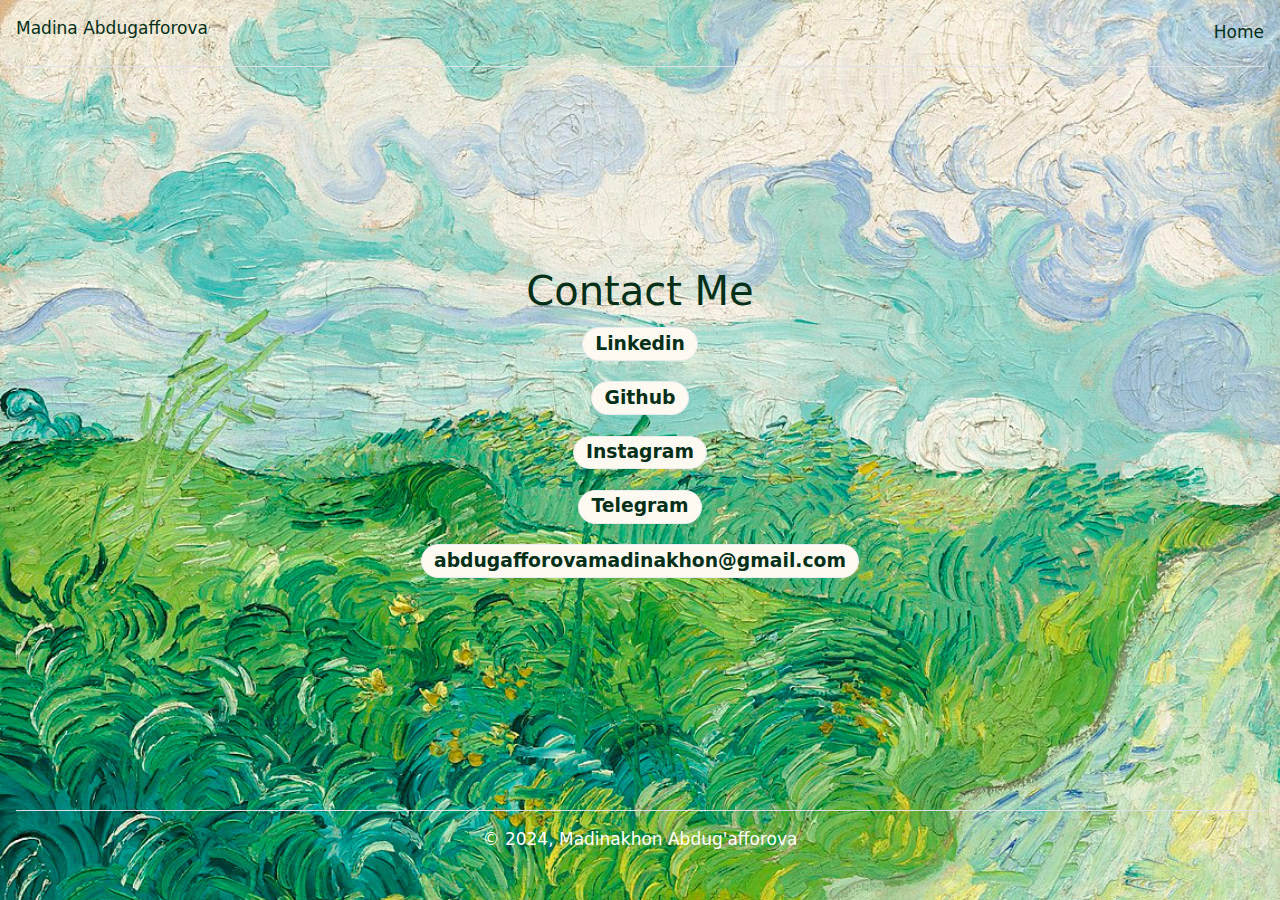
<file: contact.html>
<!DOCTYPE html>
<html lang="en">

<head>
  <meta name="viewport" content="width=device-width, initial-scale=1"> 
  <title>Madilamet</title>
  <link href="https://cdn.jsdelivr.net/npm/bootstrap@5.3.3/dist/css/bootstrap.min.css" rel="stylesheet" integrity="sha384-QWTKZyjpPEjISv5WaRU9OFeRpok6YctnYmDr5pNlyT2bRjXh0JMhjY6hW+ALEwIH" crossorigin="anonymous">
  <link href="./contact.css" rel="stylesheet">
</head>


<body class="d-flex h-100 text-center text-bg">
    

<div class="cover-container d-flex w-100 h-100 p-3 mx-auto flex-column">
  <header class="mb-auto border-bottom pb-3">
    <div>
      <a class="float-md-start mb-0" id="nav-item">Madina Abdugafforova</a>
      <nav class="nav nav-masthead justify-content-center float-md-end">
        <a class="fw py-1 px-0 active " id="nav-item2" aria-current="page" href="./index.html">Home</a>
      </nav>
    </div>
  </header>

  <main class="px-3 ">
    <h1 class="change">Contact Me</h1>
   <p> <span class="badge border border-light-subtle text-light-emphasis rounded-pill"><a href="https://uz.linkedin.com/in/madinakhon-abdug-afforova-9197512a9">Linkedin</a></span></p>
   <p> <span class="badge border border-light-subtle text-light-emphasis rounded-pill"><a href="https://github.com/Madilamet">Github</a></span></p>
   <p> <span class="badge border border-light-subtle text-light-emphasis rounded-pill"><a href="https://www.instagram.com/madilamet?igsh=MWg3ZDdsaHh6MWpsdA==">Instagram</a></span></p>
   <p> <span class="badge border border-light-subtle text-light-emphasis rounded-pill"><a href="https://t.me/madilamet">Telegram</a></span></p>
   <p> <span class="badge border border-light-subtle text-light-emphasis rounded-pill"><a href="" >abdugafforovamadinakhon@gmail.com</a></span></p>
  </main>






    
<footer>
    <ul class="nav-link justify-content-center border-bottom pb-3 mb-3">
       
      </ul>
    <p class=" nav-link  text-white">© 2024, Madinakhon Abdug'afforova</p>
  </footer>



  

</body>
</html>
</file>
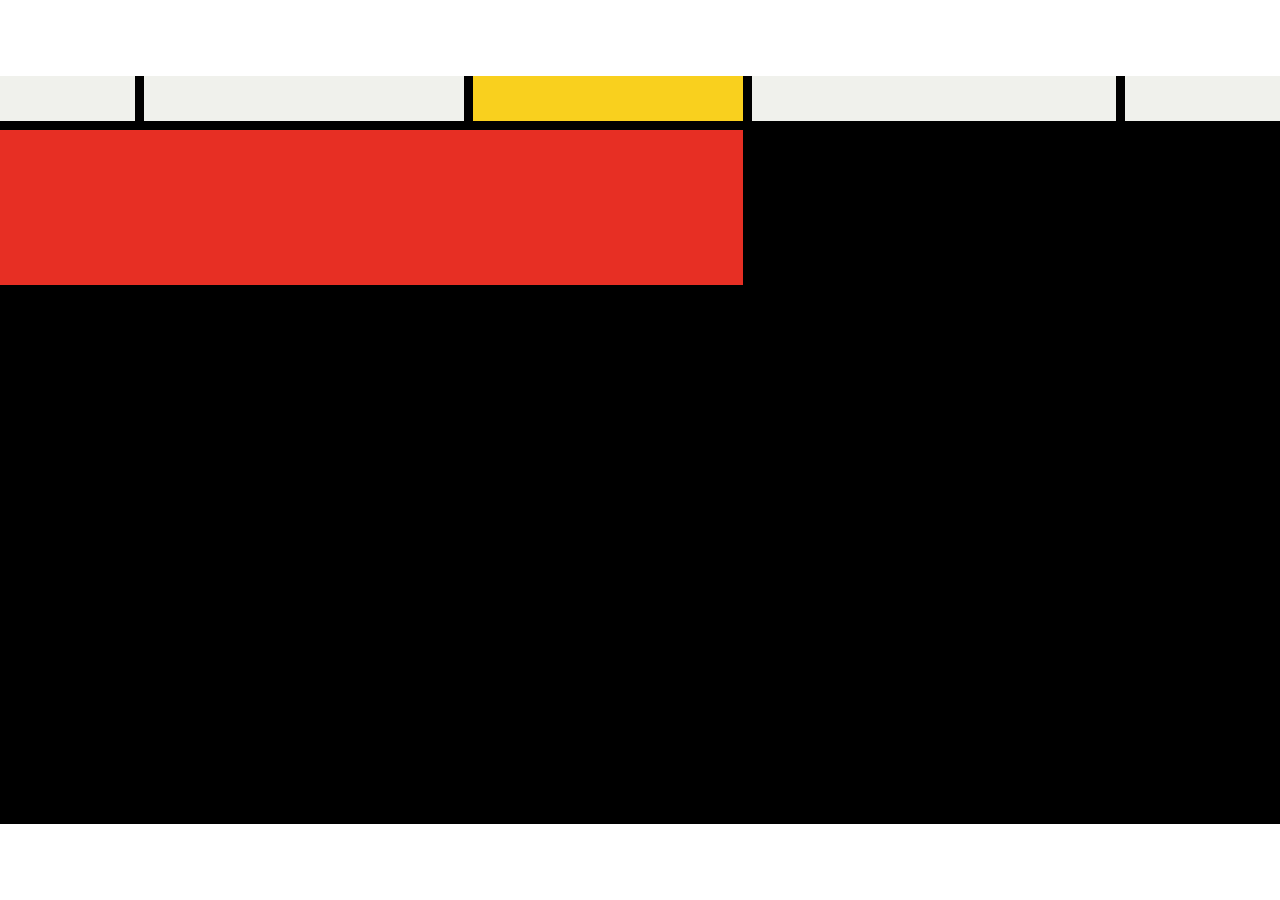
<file: 10.3 Mondrian Project/mondrian.html>
<!DOCTYPE html>
<html lang="en">

<head>
  <meta charset="UTF-8">
  <meta name="viewport" content="width=device-width, initial-scale=1.0">
  <title>Mondrian Project</title>
  <style>
   body {
      display: flex;
      justify-content: center;
      align-items: center;
      height: 100vh;
      margin: 0;
      padding: 0;
    }
    .container{
        display: grid;
    height: 748px;
    width: 1320px;
    background-color: #000 ;
    grid-template-columns: 155px 320px 270px 155px 200px 200px 20px;
    grid-template-rows: 45px 155px 155px 60px 40px 40px;
    gap: 9px;
    }
   
    .items{
        background-color:  #F0F1EC;
    }
    .red{
        background-color: #E72F24;
        grid-column: span 3;
    }
    .white{
        grid-column: span 1;
    }
    .white1{
        grid-column: span 1;
    }
    .yellow{
        background-color: #F9D01E;
        
    }
    .white2{
        grid-column: span 2;
        
    }
    .white3{
        grid-column: span ;
    }
    </style>
</head>


<body>
   <div class="container">
    <div class="items white"></div>
    <div class="items white1"></div>
    <div class="it yellow"></div>

    <div class="items white2"></div>
    <div class="items white3"></div>
    <div class="red"></div>
    <div class="it yellow2"></div>
    


   </div>

</body>
</html>
</file>
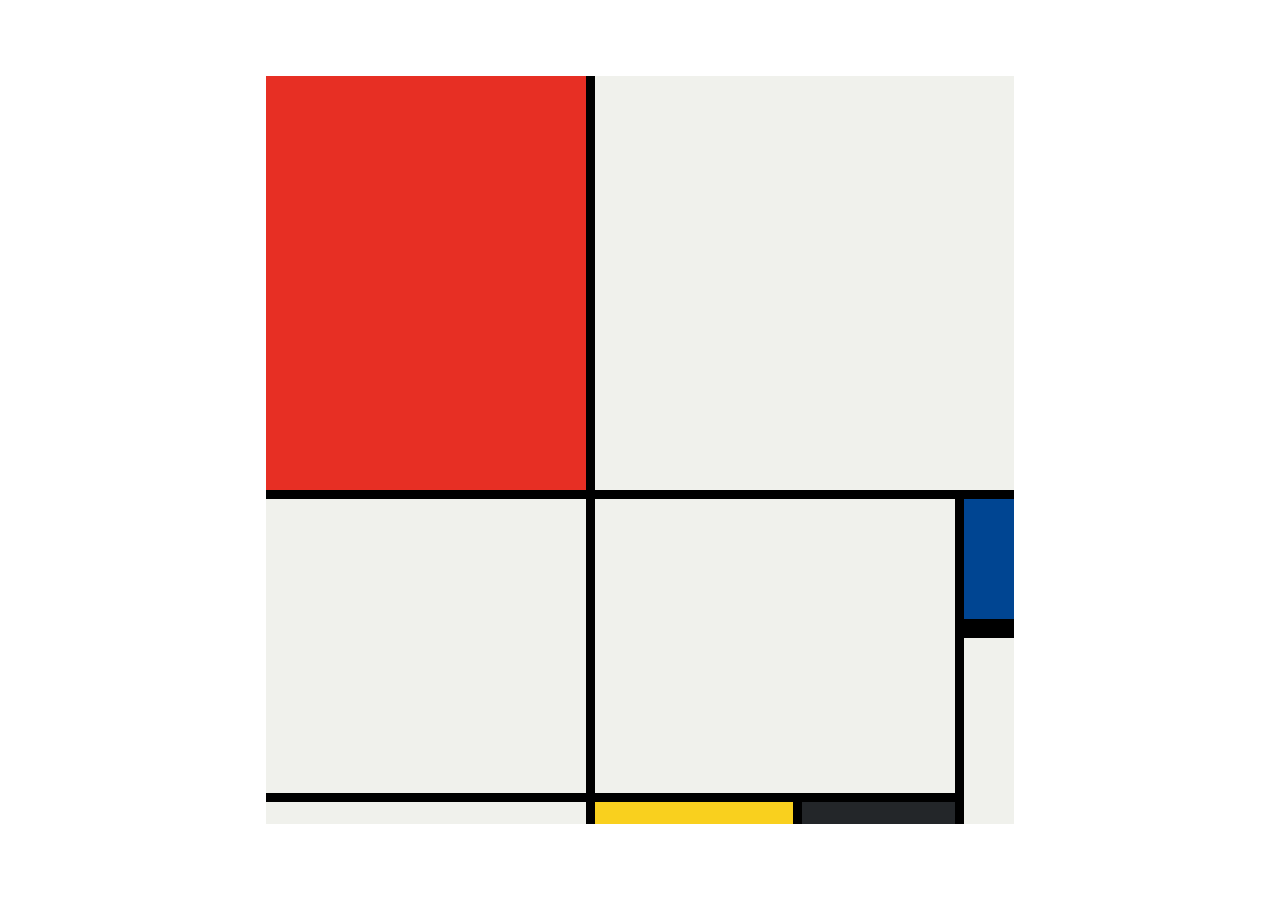
<file: 10.3 Mondrian Project/solution.html>
<!DOCTYPE html>
<html lang="en">

<head>
  <meta charset="UTF-8">
  <meta name="viewport" content="width=device-width, initial-scale=1.0">
  <title>Mondrian Project</title>
  <style>
    /* 
    Write your CSS here 
    Line Colour: #000
    White: #F0F1EC
    Red: #E72F24
    Black: #232629
    Blue: #004592
    Yellow: #F9D01E
    */
    body {
      display: flex;
      justify-content: center;
      align-items: center;
      height: 100vh;
      margin: 0;
      padding: 0;
    }

    .container {
      height: 748px;
      width: 748px;
      display: grid;
      background-color: #000;
      grid-template-columns: 320px 198px 153px 50px;
      grid-template-rows: 414px 130px 155px 22px;
      gap: 9px;
    }

    .item {
      background-color: #F0F1EC;
    }

    .red {
      background-color: #E72F24;
    }

    .white1 {
      grid-column: span 3;
    }

    .white2 {
      grid-row: span 2;
    }

    .white3 {
      grid-area: 2 / 2 / 4 /4
    }

    .blue {
      background-color: #004592;
      border-bottom: 10px solid #000;
    }

    .white4 {
      grid-row: span 2;
    }

    .yellow {
      background-color: #F9D01E;
    }

    .black {
      background-color: #232629;
    }
  </style>
</head>

<body>
  <!-- Write your HTML here -->

  <div class="container">
    <div class="item red"></div>
    <div class="item white1"></div>
    <div class="item white2"></div>
    <div class="item white3"></div>

    <div class="item blue"></div>
    <div class="item white4"></div>

    <div class="item"></div>
    <div class="item yellow"></div>
    <div class="item black"></div>
  </div>
</body>

</html>
</file>
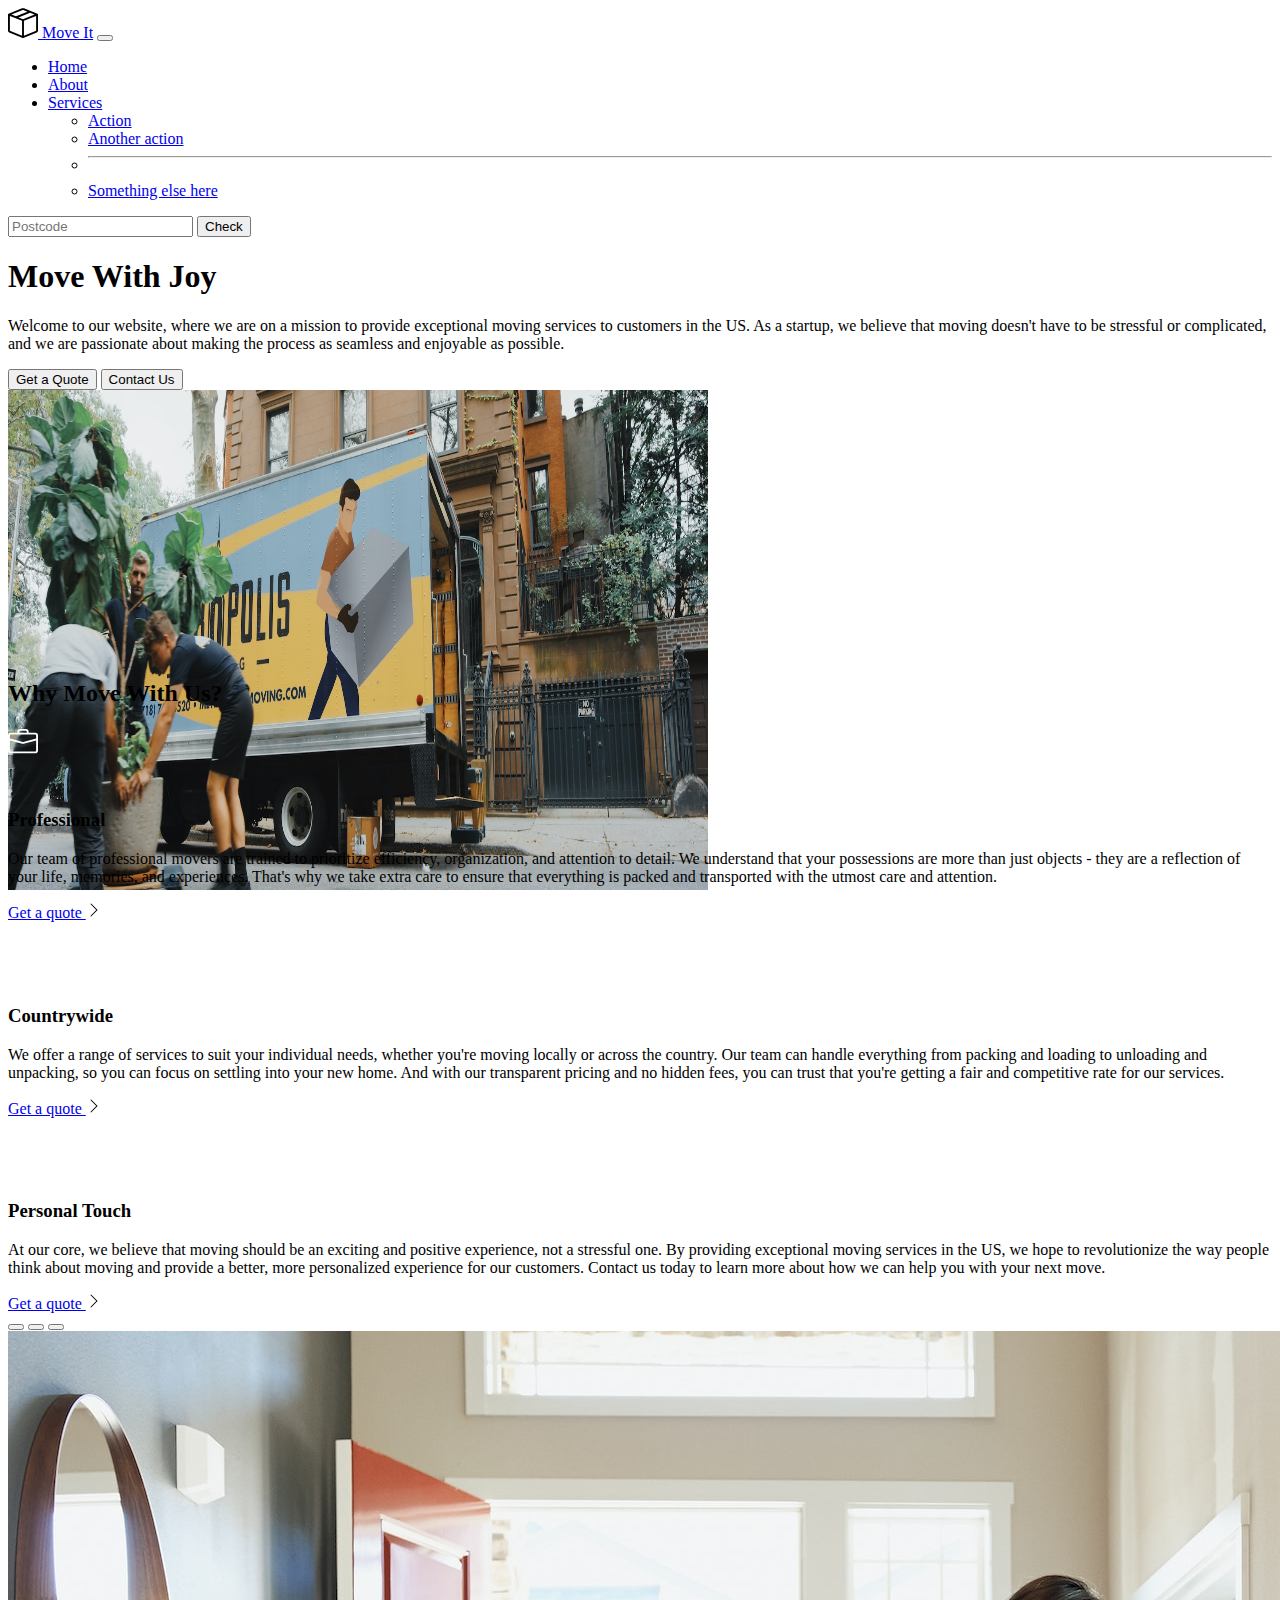
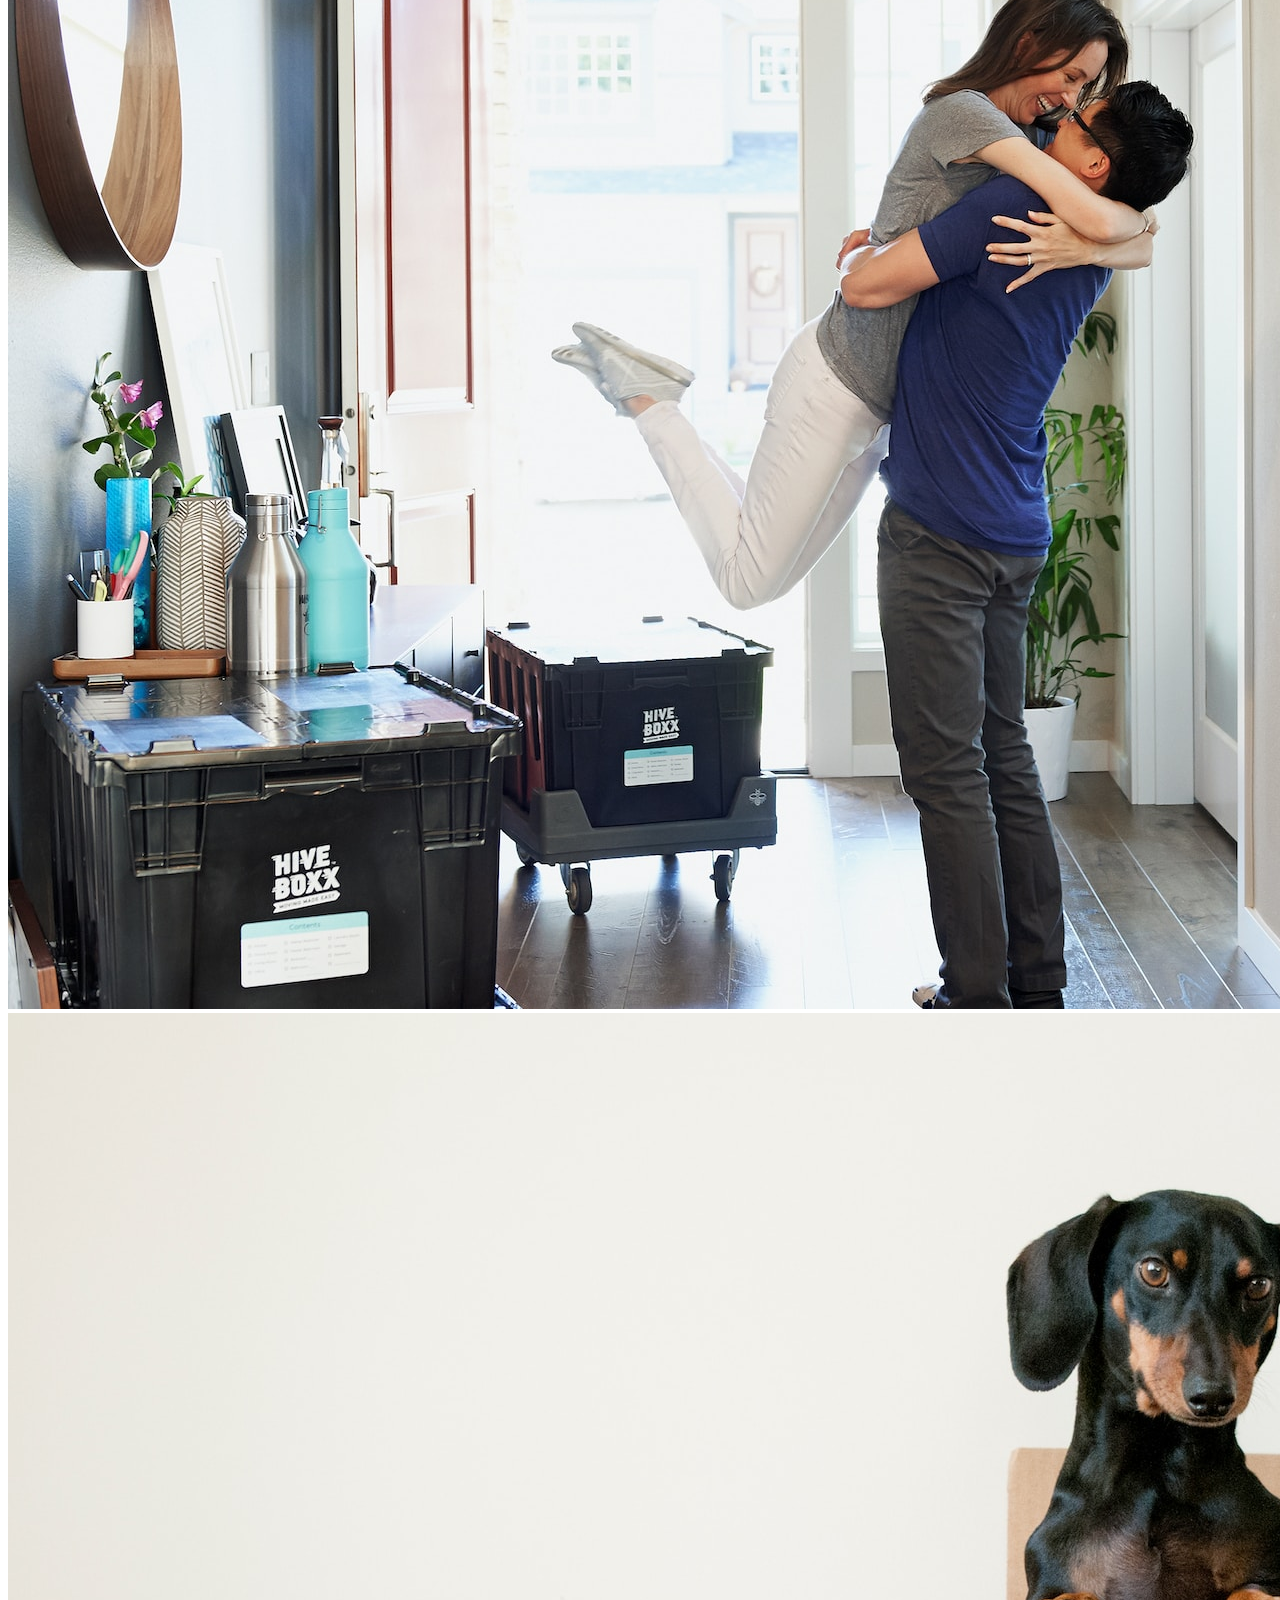
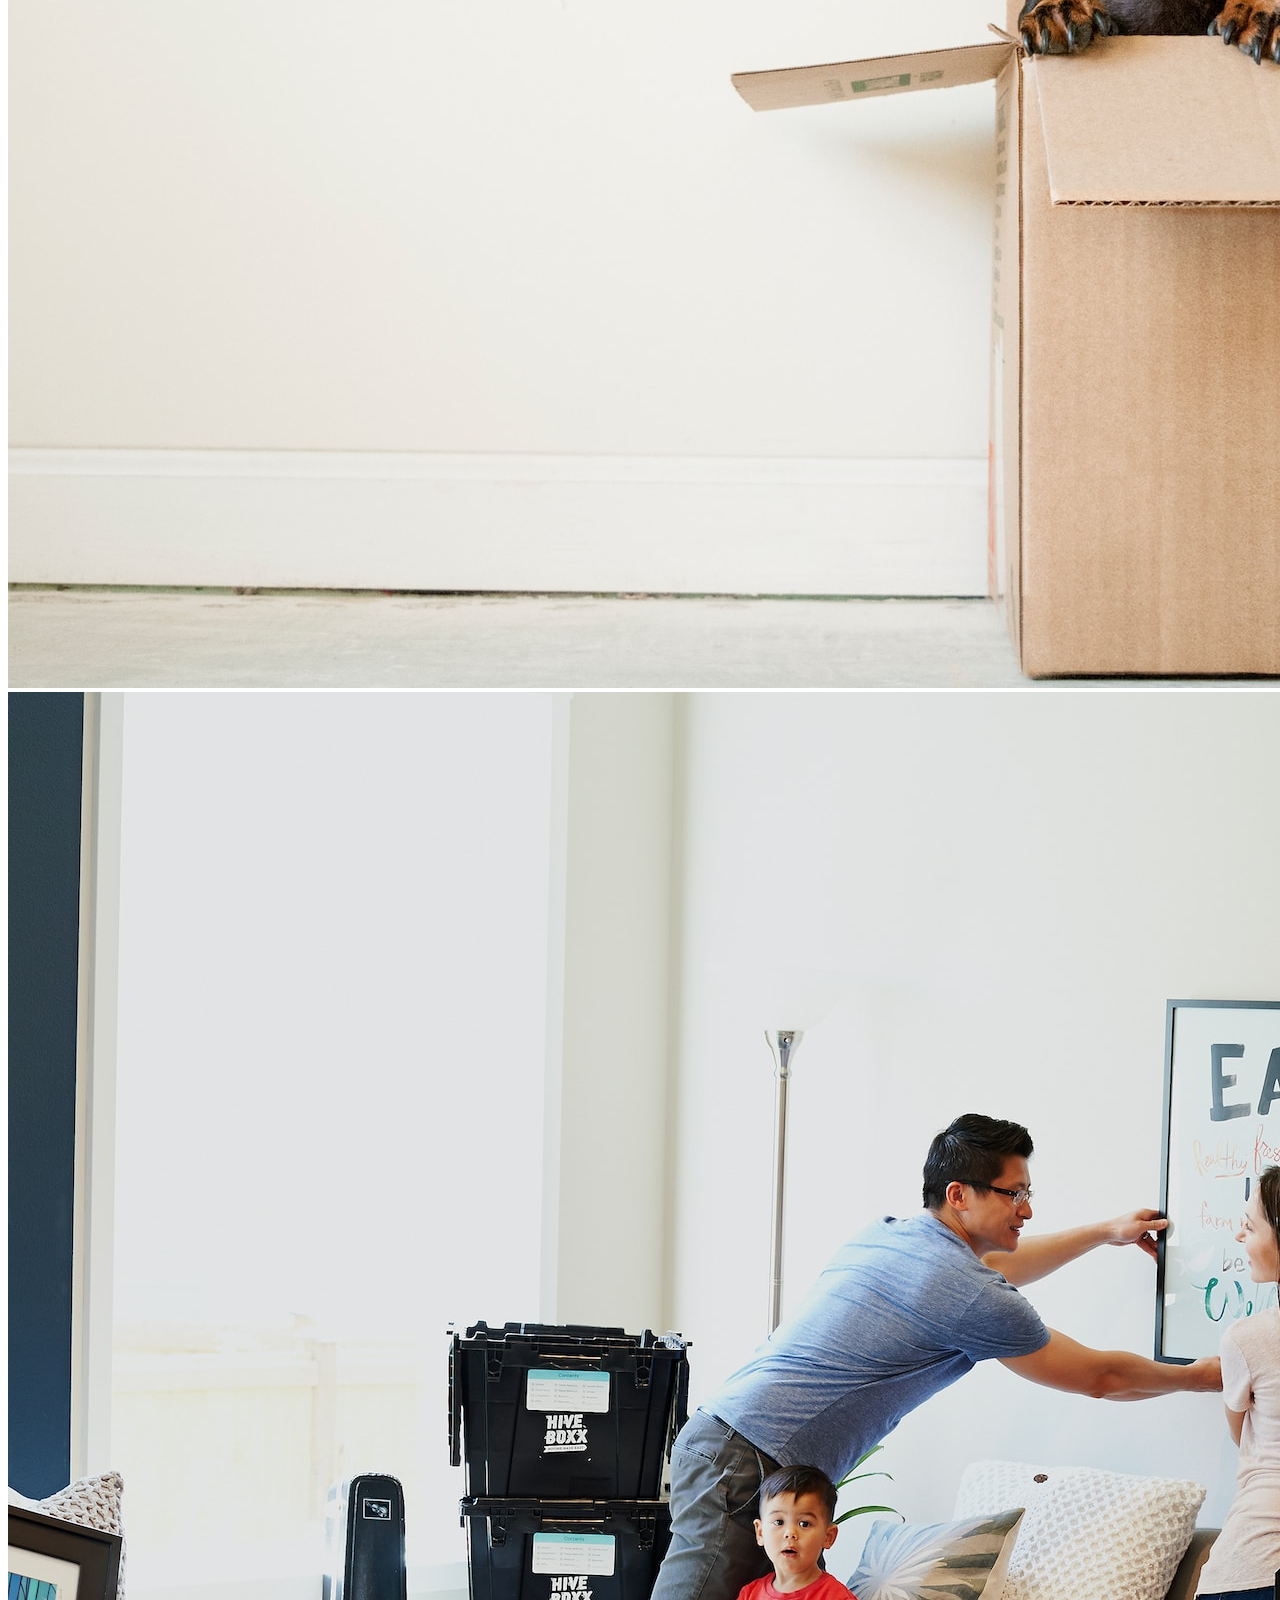
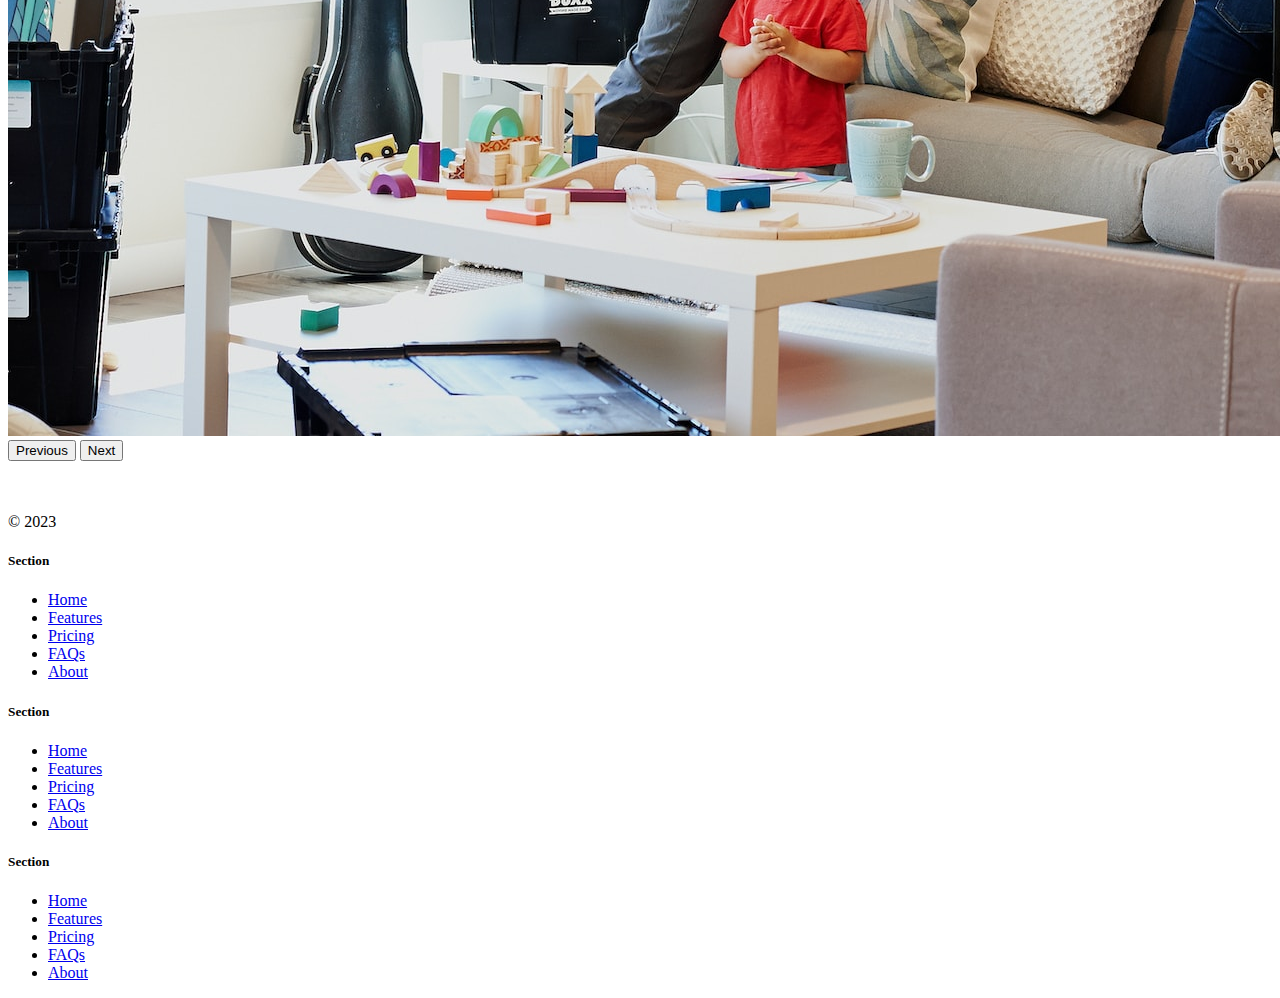
<file: 11.2 Bootstrap Components/solution.html>
<!DOCTYPE html>
<html lang="en">

<head>
  <meta charset="UTF-8">
  <meta name="viewport" content="width=device-width, initial-scale=1.0">
  <title>Bootstrap Components</title>
  <link href="https://cdn.jsdelivr.net/npm/bootstrap@5.3.0-alpha2/dist/css/bootstrap.min.css" rel="stylesheet"
    integrity="sha384-aFq/bzH65dt+w6FI2ooMVUpc+21e0SRygnTpmBvdBgSdnuTN7QbdgL+OapgHtvPp" crossorigin="anonymous">
  <style>
    .feature-icon {
      width: 4rem;
      height: 4rem;
      border-radius: 0.75rem;
    }
  </style>
</head>

<body>

  <nav class="navbar navbar-expand-lg bg-body-tertiary">
    <div class="container-fluid">
      <a class="navbar-brand" href="#"><img src="./box-seam.svg" alt="moveit brand icon" height="30"> Move It</a>
      <button class="navbar-toggler" type="button" data-bs-toggle="collapse" data-bs-target="#navbarSupportedContent"
        aria-controls="navbarSupportedContent" aria-expanded="false" aria-label="Toggle navigation">
        <span class="navbar-toggler-icon"></span>
      </button>
      <div class="collapse navbar-collapse" id="navbarSupportedContent">
        <ul class="navbar-nav me-auto mb-2 mb-lg-0">
          <li class="nav-item">
            <a class="nav-link active" aria-current="page" href="#">Home</a>
          </li>
          <li class="nav-item">
            <a class="nav-link" href="#">About</a>
          </li>
          <li class="nav-item dropdown">
            <a class="nav-link dropdown-toggle" href="#" role="button" data-bs-toggle="dropdown" aria-expanded="false">
              Services
            </a>
            <ul class="dropdown-menu">
              <li><a class="dropdown-item" href="#">Action</a></li>
              <li><a class="dropdown-item" href="#">Another action</a></li>
              <li>
                <hr class="dropdown-divider">
              </li>
              <li><a class="dropdown-item" href="#">Something else here</a></li>
            </ul>
          </li>
        </ul>
        <form class="d-flex" role="search">
          <input class="form-control me-2" type="search" placeholder="Postcode" aria-label="Search">
          <button class="btn btn-outline-success" type="submit">Check</button>
        </form>
      </div>
    </div>
  </nav>


  <div class="px-4 pt-5 my-5 text-center border-bottom">
    <h1 class="display-4 fw-bold text-body-emphasis">Move With Joy</h1>
    <div class="col-lg-6 mx-auto">
      <p class="lead mb-4">Welcome to our website, where we are on a mission to provide exceptional moving services to
        customers in the US. As a
        startup, we believe that moving doesn't have to be stressful or complicated, and we are passionate about making
        the
        process as seamless and enjoyable as possible.
      </p>
      <div class="d-grid gap-2 d-sm-flex justify-content-sm-center mb-5">
        <button type="button" class="btn btn-primary btn-lg px-4 me-sm-3">Get a Quote</button>
        <button type="button" class="btn btn-outline-secondary btn-lg px-4">Contact Us</button>
      </div>
    </div>
    <div class="overflow-hidden" style="max-height: 30vh;">
      <div class="container px-5">
        <img src="./moving-van.jpg" class="img-fluid border rounded-3 shadow-lg mb-4" alt="Example image" width="700"
          height="500" loading="lazy">
      </div>
    </div>
  </div>

  <div class="container px-4 py-5" id="featured-3">
    <h2 class="pb-2 border-bottom">Why Move With Us?</h2>
    <div class="row g-4 py-5 row-cols-1 row-cols-lg-3">
      <div class="feature col">
        <div
          class="feature-icon d-inline-flex align-items-center justify-content-center text-bg-primary bg-gradient fs-2 mb-3">
          <img src="./briefcase.svg" alt="briefcase" height="30">
        </div>
        <h3 class="fs-2">Professional</h3>
        <p>Our team of professional movers are trained to prioritize efficiency, organization, and attention to detail.
          We
          understand that your possessions are more than just objects - they are a reflection of your life, memories,
          and
          experiences. That's why we take extra care to ensure that everything is packed and transported with the utmost
          care and
          attention.</p>
        <a href="#" class="icon-link">
          Get a quote
          <img src="./chevron-right.svg" alt="chevron-right">
        </a>
      </div>
      <div class="feature col">
        <div
          class="feature-icon d-inline-flex align-items-center justify-content-center text-bg-primary bg-gradient fs-2 mb-3">
          <img src="./bus-front.svg" alt="bus-front" height="30">
        </div>
        <h3 class="fs-2">Countrywide</h3>
        <p>We offer a range of services to suit your individual needs, whether you're moving locally or across the
          country. Our
          team can handle everything from packing and loading to unloading and unpacking, so you can focus on settling
          into your
          new home. And with our transparent pricing and no hidden fees, you can trust that you're getting a fair and
          competitive
          rate for our services.</p>
        <a href="#" class="icon-link">
          Get a quote
          <img src="./chevron-right.svg" alt="chevron-right">
        </a>
      </div>
      <div class="feature col">
        <div
          class="feature-icon d-inline-flex align-items-center justify-content-center text-bg-primary bg-gradient fs-2 mb-3">
          <img src="./chat-square-heart.svg" alt="chat-square-heart" height="30">
        </div>
        <h3 class="fs-2">Personal Touch</h3>
        <p>At our core, we believe that moving should be an exciting and positive experience, not a stressful one. By
          providing
          exceptional moving services in the US, we hope to revolutionize the way people think about moving and provide
          a better,
          more personalized experience for our customers. Contact us today to learn more about how we can help you with
          your next
          move.</p>
        <a href="#" class="icon-link">
          Get a quote
          <img src="./chevron-right.svg" alt="chevron-right">
        </a>
      </div>
    </div>
  </div>
  <div class="container">
    <div id="carouselExampleIndicators" class="carousel slide">
      <div class="carousel-indicators">
        <button type="button" data-bs-target="#carouselExampleIndicators" data-bs-slide-to="0" class="active"
          aria-current="true" aria-label="Slide 1"></button>
        <button type="button" data-bs-target="#carouselExampleIndicators" data-bs-slide-to="1"
          aria-label="Slide 2"></button>
        <button type="button" data-bs-target="#carouselExampleIndicators" data-bs-slide-to="2"
          aria-label="Slide 3"></button>
      </div>
      <div class="carousel-inner">
        <div class="carousel-item active">
          <img src="./couple.jpg" class="d-block w-100" alt="couple">
        </div>
        <div class="carousel-item">
          <img src="./dog.jpg" class="d-block w-100" alt="dog">
        </div>
        <div class="carousel-item">
          <img src="./family.jpg" class="d-block w-100" alt="family">
        </div>
      </div>
      <button class="carousel-control-prev" type="button" data-bs-target="#carouselExampleIndicators"
        data-bs-slide="prev">
        <span class="carousel-control-prev-icon" aria-hidden="true"></span>
        <span class="visually-hidden">Previous</span>
      </button>
      <button class="carousel-control-next" type="button" data-bs-target="#carouselExampleIndicators"
        data-bs-slide="next">
        <span class="carousel-control-next-icon" aria-hidden="true"></span>
        <span class="visually-hidden">Next</span>
      </button>
    </div>
  </div>

  <div class="container">
    <footer class="row row-cols-1 row-cols-sm-2 row-cols-md-5 py-5 my-5 border-top">
      <div class="col mb-3">
        <a href="/" class="d-flex align-items-center mb-3 link-body-emphasis text-decoration-none">
          <svg class="bi me-2" width="40" height="32">
            <use xlink:href="#bootstrap"></use>
          </svg>
        </a>
        <p class="text-body-secondary">© 2023</p>
      </div>

      <div class="col mb-3">

      </div>

      <div class="col mb-3">
        <h5>Section</h5>
        <ul class="nav flex-column">
          <li class="nav-item mb-2"><a href="#" class="nav-link p-0 text-body-secondary">Home</a></li>
          <li class="nav-item mb-2"><a href="#" class="nav-link p-0 text-body-secondary">Features</a></li>
          <li class="nav-item mb-2"><a href="#" class="nav-link p-0 text-body-secondary">Pricing</a></li>
          <li class="nav-item mb-2"><a href="#" class="nav-link p-0 text-body-secondary">FAQs</a></li>
          <li class="nav-item mb-2"><a href="#" class="nav-link p-0 text-body-secondary">About</a></li>
        </ul>
      </div>

      <div class="col mb-3">
        <h5>Section</h5>
        <ul class="nav flex-column">
          <li class="nav-item mb-2"><a href="#" class="nav-link p-0 text-body-secondary">Home</a></li>
          <li class="nav-item mb-2"><a href="#" class="nav-link p-0 text-body-secondary">Features</a></li>
          <li class="nav-item mb-2"><a href="#" class="nav-link p-0 text-body-secondary">Pricing</a></li>
          <li class="nav-item mb-2"><a href="#" class="nav-link p-0 text-body-secondary">FAQs</a></li>
          <li class="nav-item mb-2"><a href="#" class="nav-link p-0 text-body-secondary">About</a></li>
        </ul>
      </div>

      <div class="col mb-3">
        <h5>Section</h5>
        <ul class="nav flex-column">
          <li class="nav-item mb-2"><a href="#" class="nav-link p-0 text-body-secondary">Home</a></li>
          <li class="nav-item mb-2"><a href="#" class="nav-link p-0 text-body-secondary">Features</a></li>
          <li class="nav-item mb-2"><a href="#" class="nav-link p-0 text-body-secondary">Pricing</a></li>
          <li class="nav-item mb-2"><a href="#" class="nav-link p-0 text-body-secondary">FAQs</a></li>
          <li class="nav-item mb-2"><a href="#" class="nav-link p-0 text-body-secondary">About</a></li>
        </ul>
      </div>
    </footer>
  </div>
  <script src="https://cdn.jsdelivr.net/npm/bootstrap@5.3.0-alpha3/dist/js/bootstrap.bundle.min.js"
    integrity="sha384-ENjdO4Dr2bkBIFxQpeoTz1HIcje39Wm4jDKdf19U8gI4ddQ3GYNS7NTKfAdVQSZe"
    crossorigin="anonymous"></script>
</body>

</html>
</file>
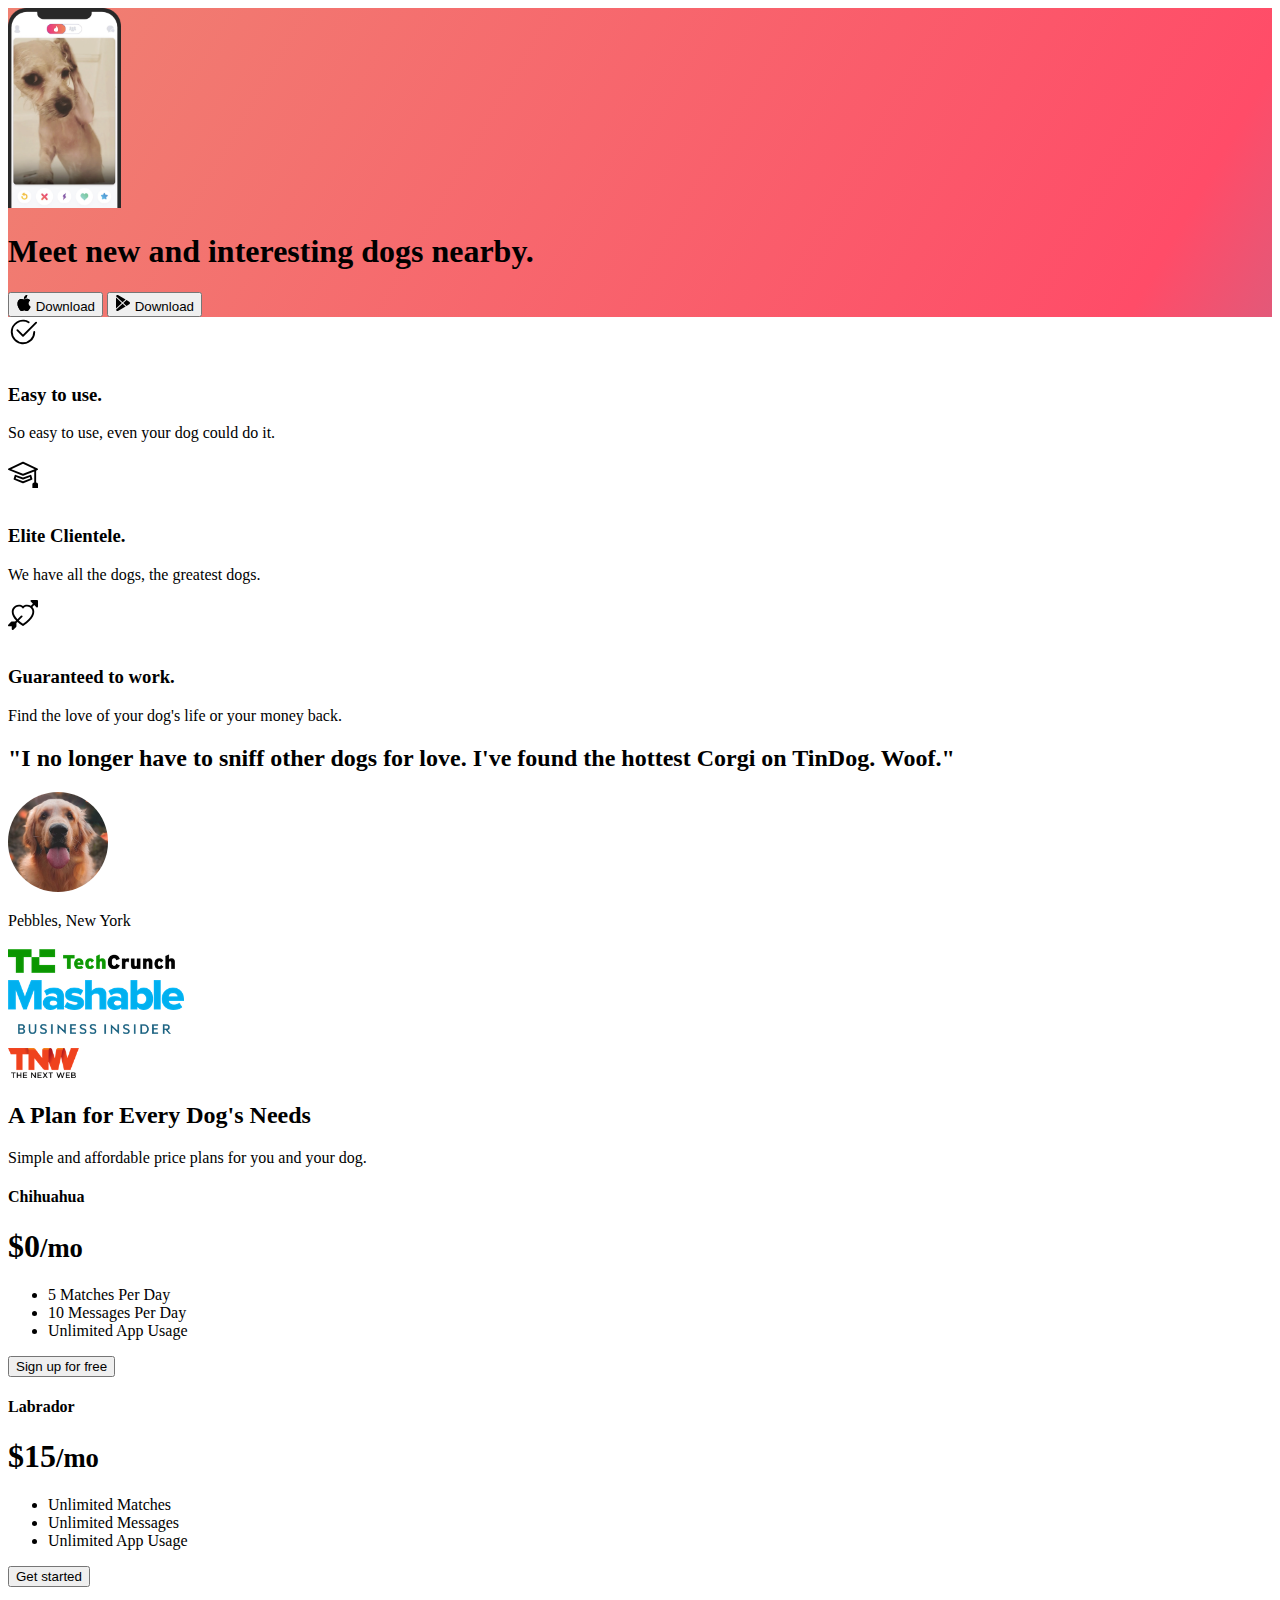
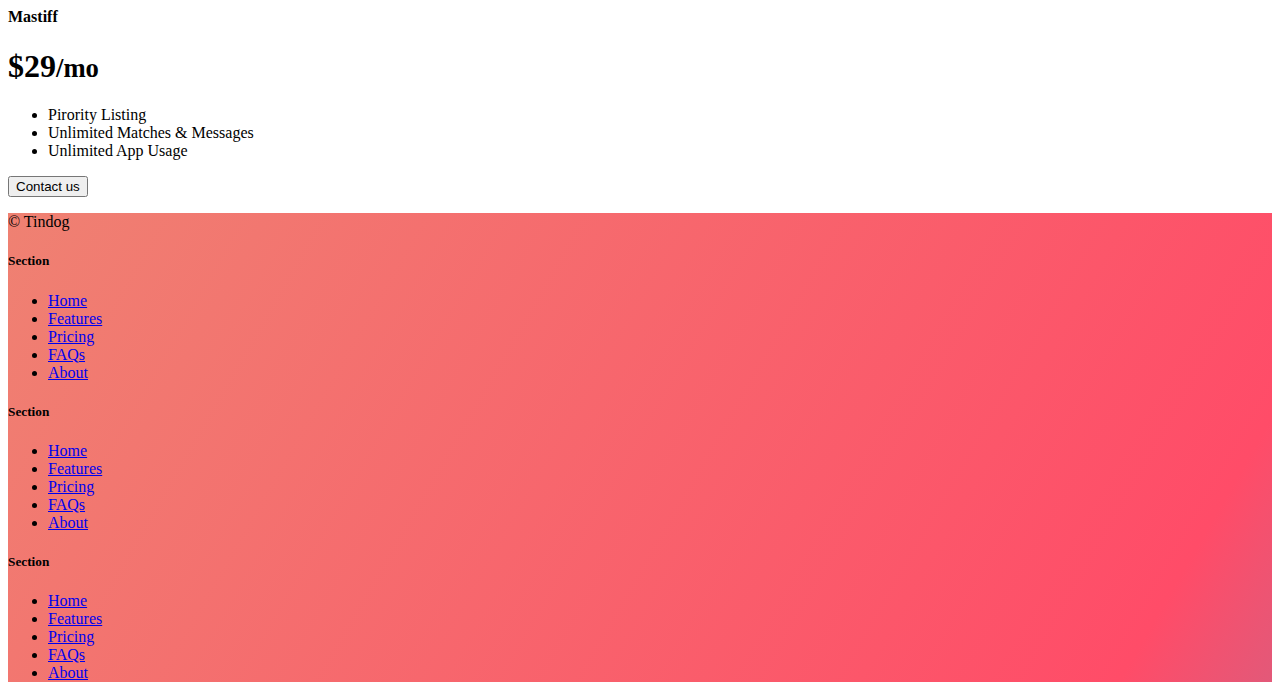
<file: 11.3 TinDog Project/solution.html>
<!DOCTYPE html>
<html lang="en">

<head>
  <meta charset="UTF-8">
  <meta name="viewport" content="width=device-width, initial-scale=1.0">
  <title>TinDog</title>
  <link href="https://cdn.jsdelivr.net/npm/bootstrap@5.3.0-alpha3/dist/css/bootstrap.min.css" rel="stylesheet"
    integrity="sha384-KK94CHFLLe+nY2dmCWGMq91rCGa5gtU4mk92HdvYe+M/SXH301p5ILy+dN9+nJOZ" crossorigin="anonymous">
  <link rel="stylesheet" href="./css/solution.css">
</head>

<body>


  <!-- Title -->
  <section id="title" class="gradient-background">

    <div class="container col-xxl-8 px-4 pt-5">
      <div class="row flex-lg-row-reverse align-items-center g-5 pt-5">
        <div class="col-10 col-sm-8 col-lg-6">
          <img src="./images/iphone.png" class="d-block mx-lg-auto img-fluid" alt="Bootstrap Themes" height="200"
            loading="lazy">
        </div>
        <div class="col-lg-6">
          <h1 class="display-5 fw-bold text-body-emphasis lh-1 mb-3">Meet new and interesting dogs nearby.</h1>

          <div class="d-grid gap-2 d-md-flex justify-content-md-start">
            <button type="button" class="btn btn-light btn-lg px-4 me-md-2"><svg xmlns="http://www.w3.org/2000/svg"
                width="16" height="16" fill="currentColor" class="bi bi-apple mb-1" viewBox="0 0 16 16">
                <path
                  d="M11.182.008C11.148-.03 9.923.023 8.857 1.18c-1.066 1.156-.902 2.482-.878 2.516.024.034 1.52.087 2.475-1.258.955-1.345.762-2.391.728-2.43Zm3.314 11.733c-.048-.096-2.325-1.234-2.113-3.422.212-2.189 1.675-2.789 1.698-2.854.023-.065-.597-.79-1.254-1.157a3.692 3.692 0 0 0-1.563-.434c-.108-.003-.483-.095-1.254.116-.508.139-1.653.589-1.968.607-.316.018-1.256-.522-2.267-.665-.647-.125-1.333.131-1.824.328-.49.196-1.422.754-2.074 2.237-.652 1.482-.311 3.83-.067 4.56.244.729.625 1.924 1.273 2.796.576.984 1.34 1.667 1.659 1.899.319.232 1.219.386 1.843.067.502-.308 1.408-.485 1.766-.472.357.013 1.061.154 1.782.539.571.197 1.111.115 1.652-.105.541-.221 1.324-1.059 2.238-2.758.347-.79.505-1.217.473-1.282Z" />
                <path
                  d="M11.182.008C11.148-.03 9.923.023 8.857 1.18c-1.066 1.156-.902 2.482-.878 2.516.024.034 1.52.087 2.475-1.258.955-1.345.762-2.391.728-2.43Zm3.314 11.733c-.048-.096-2.325-1.234-2.113-3.422.212-2.189 1.675-2.789 1.698-2.854.023-.065-.597-.79-1.254-1.157a3.692 3.692 0 0 0-1.563-.434c-.108-.003-.483-.095-1.254.116-.508.139-1.653.589-1.968.607-.316.018-1.256-.522-2.267-.665-.647-.125-1.333.131-1.824.328-.49.196-1.422.754-2.074 2.237-.652 1.482-.311 3.83-.067 4.56.244.729.625 1.924 1.273 2.796.576.984 1.34 1.667 1.659 1.899.319.232 1.219.386 1.843.067.502-.308 1.408-.485 1.766-.472.357.013 1.061.154 1.782.539.571.197 1.111.115 1.652-.105.541-.221 1.324-1.059 2.238-2.758.347-.79.505-1.217.473-1.282Z" />
              </svg> Download</button>
            <button type="button" class="btn btn-outline-light btn-lg px-4"><svg xmlns="http://www.w3.org/2000/svg"
                width="16" height="16" fill="currentColor" class="bi bi-google-play mb-1" viewBox="0 0 16 16">
                <path
                  d="M14.222 9.374c1.037-.61 1.037-2.137 0-2.748L11.528 5.04 8.32 8l3.207 2.96 2.694-1.586Zm-3.595 2.116L7.583 8.68 1.03 14.73c.201 1.029 1.36 1.61 2.303 1.055l7.294-4.295ZM1 13.396V2.603L6.846 8 1 13.396ZM1.03 1.27l6.553 6.05 3.044-2.81L3.333.215C2.39-.341 1.231.24 1.03 1.27Z" />
              </svg> Download</button>
          </div>
        </div>
      </div>
    </div>
  </section>
  <!-- Features -->
  <section id="features">
    <div class="container mt-5">
      <div class="row g-4 py-5 row-cols-1 row-cols-lg-3">
        <div class="col d-flex align-items-start">
          <div
            class="icon-square text-body-emphasis bg-body-secondary d-inline-flex align-items-center justify-content-center fs-4 flex-shrink-0 me-3">
            <svg xmlns="http://www.w3.org/2000/svg" height="30" fill="currentColor" class="bi bi-check2-circle"
              viewBox="0 0 16 16">
              <path
                d="M2.5 8a5.5 5.5 0 0 1 8.25-4.764.5.5 0 0 0 .5-.866A6.5 6.5 0 1 0 14.5 8a.5.5 0 0 0-1 0 5.5 5.5 0 1 1-11 0z" />
              <path
                d="M15.354 3.354a.5.5 0 0 0-.708-.708L8 9.293 5.354 6.646a.5.5 0 1 0-.708.708l3 3a.5.5 0 0 0 .708 0l7-7z" />
            </svg>
          </div>
          <div>
            <h3 class="fs-2">Easy to use.</h3>
            <p>So easy to use, even your dog could do it.</p>

          </div>
        </div>
        <div class="col d-flex align-items-start">
          <div
            class="icon-square text-body-emphasis bg-body-secondary d-inline-flex align-items-center justify-content-center fs-4 flex-shrink-0 me-3">
            <svg xmlns="http://www.w3.org/2000/svg" height="30" fill="currentColor" class="bi bi-mortarboard"
              viewBox="0 0 16 16">
              <path
                d="M8.211 2.047a.5.5 0 0 0-.422 0l-7.5 3.5a.5.5 0 0 0 .025.917l7.5 3a.5.5 0 0 0 .372 0L14 7.14V13a1 1 0 0 0-1 1v2h3v-2a1 1 0 0 0-1-1V6.739l.686-.275a.5.5 0 0 0 .025-.917l-7.5-3.5ZM8 8.46 1.758 5.965 8 3.052l6.242 2.913L8 8.46Z" />
              <path
                d="M4.176 9.032a.5.5 0 0 0-.656.327l-.5 1.7a.5.5 0 0 0 .294.605l4.5 1.8a.5.5 0 0 0 .372 0l4.5-1.8a.5.5 0 0 0 .294-.605l-.5-1.7a.5.5 0 0 0-.656-.327L8 10.466 4.176 9.032Zm-.068 1.873.22-.748 3.496 1.311a.5.5 0 0 0 .352 0l3.496-1.311.22.748L8 12.46l-3.892-1.556Z" />
            </svg>
          </div>
          <div>
            <h3 class="fs-2">Elite Clientele.</h3>
            <p>We have all the dogs, the greatest dogs.</p>

          </div>
        </div>
        <div class="col d-flex align-items-start">
          <div
            class="icon-square text-body-emphasis bg-body-secondary d-inline-flex align-items-center justify-content-center fs-4 flex-shrink-0 me-3">
            <svg xmlns="http://www.w3.org/2000/svg" height="30" fill="currentColor" class="bi bi-arrow-through-heart"
              viewBox="0 0 16 16">
              <path fill-rule="evenodd"
                d="M2.854 15.854A.5.5 0 0 1 2 15.5V14H.5a.5.5 0 0 1-.354-.854l1.5-1.5A.5.5 0 0 1 2 11.5h1.793l.53-.53c-.771-.802-1.328-1.58-1.704-2.32-.798-1.575-.775-2.996-.213-4.092C3.426 2.565 6.18 1.809 8 3.233c1.25-.98 2.944-.928 4.212-.152L13.292 2 12.147.854A.5.5 0 0 1 12.5 0h3a.5.5 0 0 1 .5.5v3a.5.5 0 0 1-.854.354L14 2.707l-1.006 1.006c.236.248.44.531.6.845.562 1.096.585 2.517-.213 4.092-.793 1.563-2.395 3.288-5.105 5.08L8 13.912l-.276-.182a21.86 21.86 0 0 1-2.685-2.062l-.539.54V14a.5.5 0 0 1-.146.354l-1.5 1.5Zm2.893-4.894A20.419 20.419 0 0 0 8 12.71c2.456-1.666 3.827-3.207 4.489-4.512.679-1.34.607-2.42.215-3.185-.817-1.595-3.087-2.054-4.346-.761L8 4.62l-.358-.368c-1.259-1.293-3.53-.834-4.346.761-.392.766-.464 1.845.215 3.185.323.636.815 1.33 1.519 2.065l1.866-1.867a.5.5 0 1 1 .708.708L5.747 10.96Z" />
            </svg>
          </div>
          <div>
            <h3 class="fs-2">Guaranteed to work.</h3>
            <p>Find the love of your dog's life or your money back.</p>

          </div>
        </div>
      </div>
    </div>
  </section>
  <!-- Testimonial -->
  <section id="testimonial">
    <div class="my-5">
      <div class="p-5 text-center bg-body-tertiary">
        <div class="container py-5">
          <h2 class="text-body-emphasis">"I no longer have to sniff other dogs for love. I've found the hottest Corgi on
            TinDog. Woof."</h2>
          <img class="profile-img mt-5" src="./images/dog-img.jpg" alt="dog image">
          <p class="col-lg-8 mx-auto lead mt-2">
            Pebbles, New York
          </p>
        </div>

        <div class="container">
          <div class="row">
            <div class="col-lg-3 col-sm-12">
              <img src="./images/techcrunch.png" alt="techcrunch" height="30">
            </div>
            <div class="col-lg-3 col-sm-12">
              <img src="./images/mashable.png" alt="mashable" height="30">
            </div>
            <div class="col-lg-3 col-sm-12">
              <img src="./images/bizinsider.png" alt="bizinsider" height="30">
            </div>
            <div class="col-lg-3 col-sm-12">
              <img src="./images/tnw.png" alt="tnw" height="30">
            </div>
          </div>
        </div>
      </div>
    </div>
  </section>
  <!-- Pricing -->
  <section id="pricing">
    <div class="container">
      <div class="pricing-header p-3 pb-md-4 mx-auto text-center">
        <h2 class="display-4 fw-normal">A Plan for Every Dog's Needs</h2>
        <p class="fs-5 text-body-secondary">Simple and affordable price plans for you and your dog.
      </div>
      <div class="row row-cols-1 row-cols-md-3 mb-3 text-center">
        <div class="col">
          <div class="card mb-4 rounded-3 shadow-sm">
            <div class="card-header py-3">
              <h4 class="my-0 fw-normal">Chihuahua</h4>
            </div>
            <div class="card-body">
              <h1 class="card-title pricing-card-title">$0<small class="text-body-secondary fw-light">/mo</small></h1>
              <ul class="list-unstyled mt-3 mb-4">
                <li>5 Matches Per Day</li>
                <li>10 Messages Per Day</li>
                <li>Unlimited App Usage</li>
              </ul>
              <button type="button" class="w-100 btn btn-lg btn-outline-dark">Sign up for free</button>
            </div>
          </div>
        </div>
        <div class="col">
          <div class="card mb-4 rounded-3 shadow-sm">
            <div class="card-header py-3">
              <h4 class="my-0 fw-normal">Labrador</h4>
            </div>
            <div class="card-body">
              <h1 class="card-title pricing-card-title">$15<small class="text-body-secondary fw-light">/mo</small></h1>
              <ul class="list-unstyled mt-3 mb-4">
                <li>Unlimited Matches</li>
                <li>Unlimited Messages</li>
                <li>Unlimited App Usage</li>
              </ul>
              <button type="button" class="w-100 btn btn-lg btn-dark">Get started</button>
            </div>
          </div>
        </div>
        <div class="col">
          <div class="card mb-4 rounded-3 shadow-sm border-dark">
            <div class="card-header py-3 text-bg-dark border-dark">
              <h4 class="my-0 fw-normal">Mastiff</h4>
            </div>
            <div class="card-body">
              <h1 class="card-title pricing-card-title">$29<small class="text-body-secondary fw-light">/mo</small></h1>
              <ul class="list-unstyled mt-3 mb-4">
                <li>Pirority Listing</li>
                <li>Unlimited Matches & Messages</li>
                <li>Unlimited App Usage</li>
              </ul>
              <button type="button" class="w-100 btn btn-lg btn-dark">Contact us</button>
            </div>
          </div>
        </div>
      </div>
    </div>
  </section>
  <!-- Footer -->
  <section id="contact" class="gradient-background">
    <div class="container ">
      <footer class="row row-cols-1 row-cols-sm-2 row-cols-md-5 py-5 mt-5 border-top">
        <div class="col mb-3">

          <p class="text-body-secondary">© Tindog</p>
        </div>

        <div class="col mb-3">

        </div>

        <div class="col mb-3">
          <h5>Section</h5>
          <ul class="nav flex-column">
            <li class="nav-item mb-2"><a href="#" class="nav-link p-0 text-body-secondary">Home</a></li>
            <li class="nav-item mb-2"><a href="#" class="nav-link p-0 text-body-secondary">Features</a></li>
            <li class="nav-item mb-2"><a href="#" class="nav-link p-0 text-body-secondary">Pricing</a></li>
            <li class="nav-item mb-2"><a href="#" class="nav-link p-0 text-body-secondary">FAQs</a></li>
            <li class="nav-item mb-2"><a href="#" class="nav-link p-0 text-body-secondary">About</a></li>
          </ul>
        </div>

        <div class="col mb-3">
          <h5>Section</h5>
          <ul class="nav flex-column">
            <li class="nav-item mb-2"><a href="#" class="nav-link p-0 text-body-secondary">Home</a></li>
            <li class="nav-item mb-2"><a href="#" class="nav-link p-0 text-body-secondary">Features</a></li>
            <li class="nav-item mb-2"><a href="#" class="nav-link p-0 text-body-secondary">Pricing</a></li>
            <li class="nav-item mb-2"><a href="#" class="nav-link p-0 text-body-secondary">FAQs</a></li>
            <li class="nav-item mb-2"><a href="#" class="nav-link p-0 text-body-secondary">About</a></li>
          </ul>
        </div>

        <div class="col mb-3">
          <h5>Section</h5>
          <ul class="nav flex-column">
            <li class="nav-item mb-2"><a href="#" class="nav-link p-0 text-body-secondary">Home</a></li>
            <li class="nav-item mb-2"><a href="#" class="nav-link p-0 text-body-secondary">Features</a></li>
            <li class="nav-item mb-2"><a href="#" class="nav-link p-0 text-body-secondary">Pricing</a></li>
            <li class="nav-item mb-2"><a href="#" class="nav-link p-0 text-body-secondary">FAQs</a></li>
            <li class="nav-item mb-2"><a href="#" class="nav-link p-0 text-body-secondary">About</a></li>
          </ul>
        </div>
      </footer>
    </div>
  </section>
</body>

</html>
</file>
<file: 11.3 TinDog Project/css/solution.css>
.gradient-background {
  background: linear-gradient(300deg, #00bfff, #ff4c68, #ef8172);
  background-size: 180% 180%;
  animation: gradient-animation 18s ease infinite;
}

@keyframes gradient-animation {
  0% {
    background-position: 0% 50%;
  }
  50% {
    background-position: 100% 50%;
  }
  100% {
    background-position: 0% 50%;
  }
}

.icon-square {
  width: 3rem;
  height: 3rem;
  border-radius: 0.75rem;
}

.profile-img {
  border-radius: 50%;
  height: 100px;
}
</file>
<file: blog.css>
a{
    text-decoration: none;
    color: navy;
}

a:hover{
    color:cadetblue;
}

body{
    background-color:ivory;
}
</file>
<file: contact.css>
body{
    background-image: url(./images/1146px-Vincent_van_Gogh_-_Green_Wheat_Fields\,_Auvers_\(1890\).jpg);
    background-repeat: no-repeat;
  background-attachment: fixed;
  background-size: cover;
    
}

.nav-link{
    font-family: Hiragino Serif (Mincho) ProN W6;
    color:#042f18;
    font-size: 17px;
}

#nav-item{
    font-size: 17px;
}
#nav-item2{
    font-size: 17px;
}

a{
    color:#042f18;
    text-decoration: none;

}

a:hover{
    color: #468a9e;
}

a:active{
    color: #bbb97b;
}

h3{
    font-size: 17px;
    color: #042f18;
    font-family: Hiragino Serif (Mincho) ProN W6;
}

h1{
    color:#042f18;
    font-family: Hiragino Serif (Mincho) ProN W6;
}
p{
    color: #042f18;
    font-family: Hiragino Serif (Mincho) ProN W6;
}
.px-3{
    margin-top: 200px;
    font-size: 25px;
    
}
span{
    background-color:#fefaf1;
}

footer{
    margin-top: 200px;
  
}
</file>
